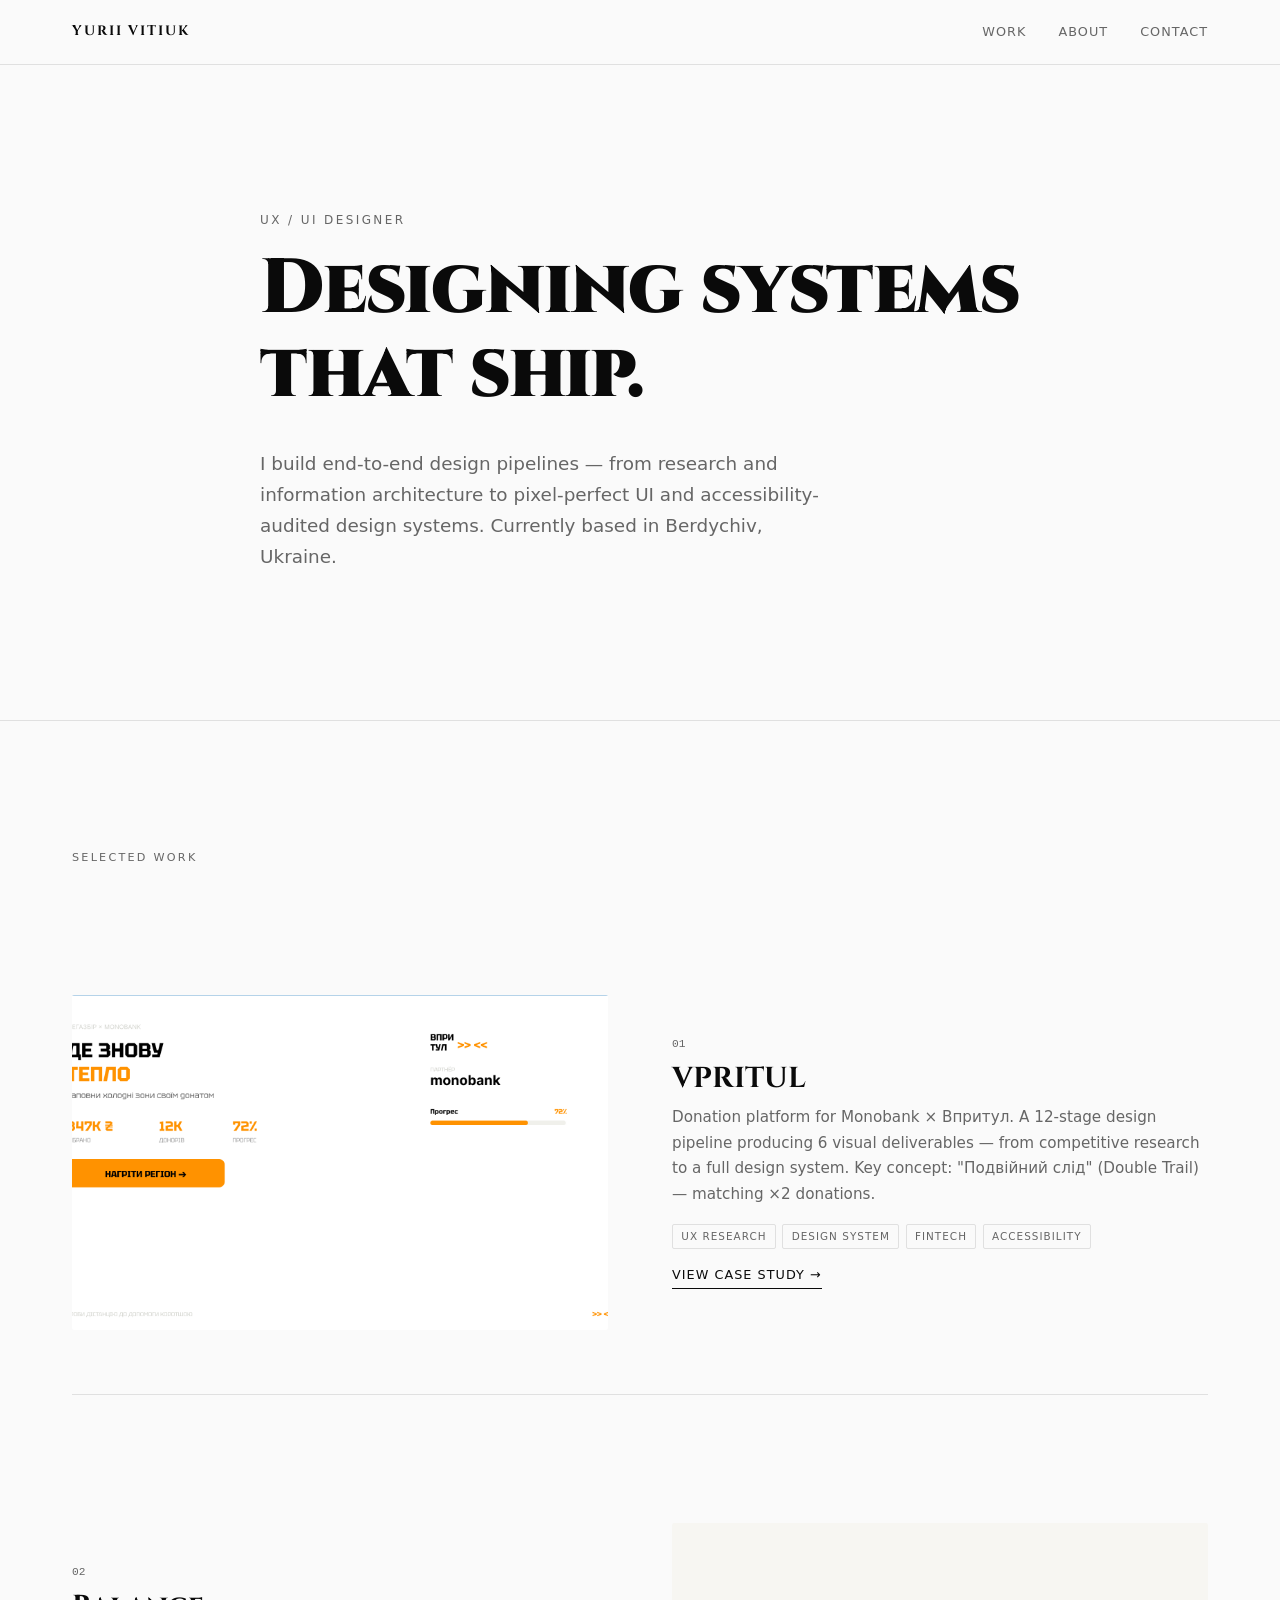
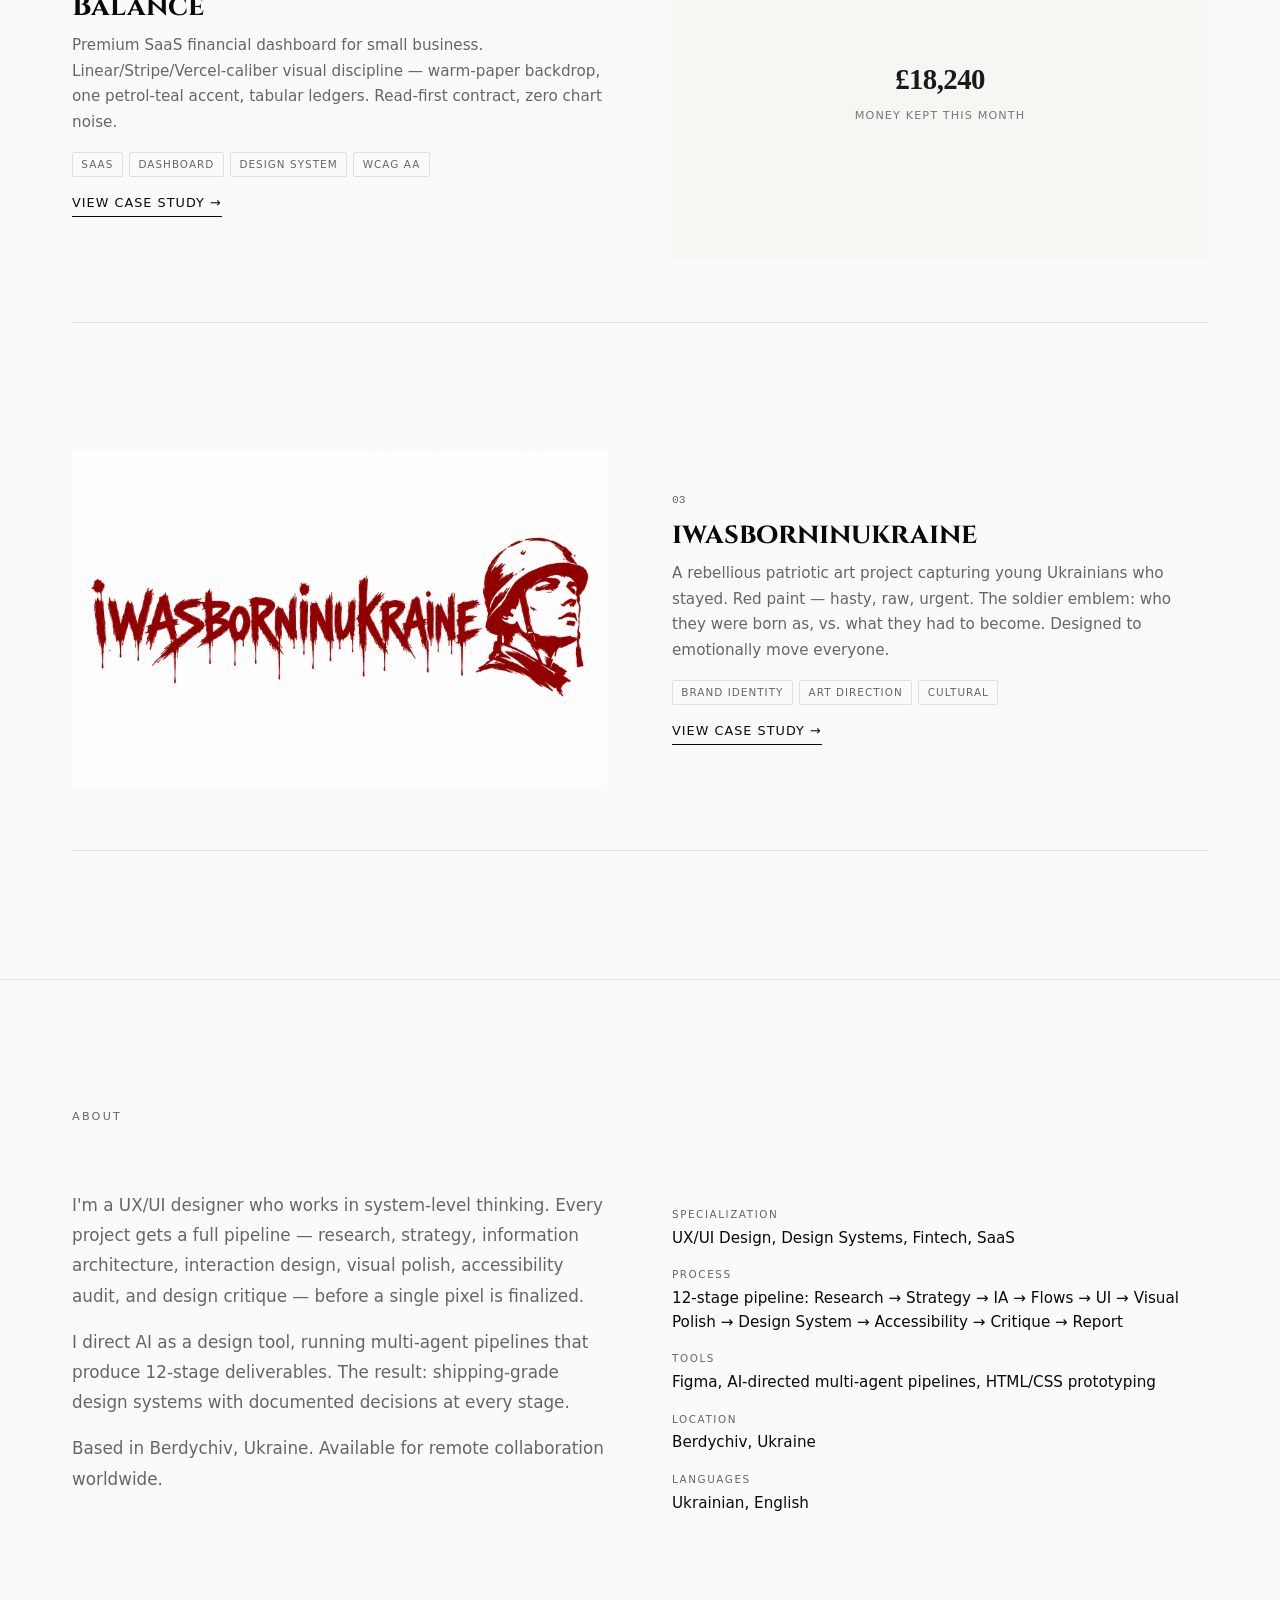
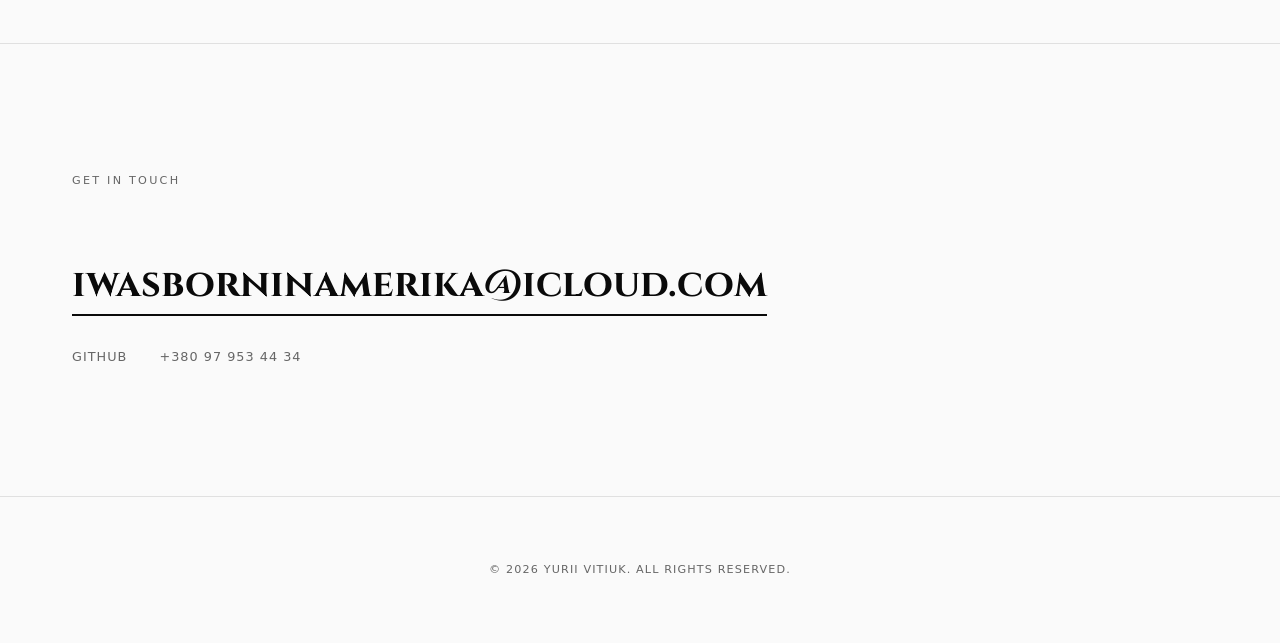
<file: index.html>
<!DOCTYPE html>
<html lang="en">
<head>
  <meta charset="UTF-8">
  <meta name="viewport" content="width=device-width, initial-scale=1.0">
  <title>Yurii Vitiuk — Design Portfolio</title>
  <meta name="description" content="Design portfolio of Yurii Vitiuk — UX/UI designer crafting digital products with system-level precision.">
  <link rel="stylesheet" href="style.css">
</head>
<body>

  <!-- Header -->
  <header class="header">
    <div class="header__inner">
      <a href="/" class="header__name">Yurii Vitiuk</a>
      <nav class="header__nav">
        <a href="#work">Work</a>
        <a href="#about">About</a>
        <a href="#contact">Contact</a>
      </nav>
    </div>
  </header>

  <!-- Hero -->
  <section class="hero">
    <div class="container">
      <p class="hero__label">UX / UI Designer</p>
      <h1 class="hero__title">Designing systems<br>that ship.</h1>
      <p class="hero__subtitle">I build end-to-end design pipelines — from research and information architecture to pixel-perfect UI and accessibility-audited design systems. Currently based in Berdychiv, Ukraine.</p>
    </div>
  </section>

  <!-- Work -->
  <section class="section" id="work">
    <div class="container">
      <p class="section__label">Selected Work</p>

      <div class="projects-grid">

        <!-- VPRITUL -->
        <article class="project-card">
          <div class="project-card__visual" style="background:#1a1a1a;">
            <img src="images/vprytul-banner.png" alt="VPRITUL — campaign banner МЕГАЗБІР × MONOBANK">
          </div>
          <div class="project-card__info">
            <p class="project-card__number">01</p>
            <h2 class="project-card__title">VPRITUL</h2>
            <p class="project-card__desc">Donation platform for Monobank × Впритул. A 12-stage design pipeline producing 6 visual deliverables — from competitive research to a full design system. Key concept: "Подвійний слід" (Double Trail) — matching ×2 donations.</p>
            <div class="project-card__tags">
              <span class="tag">UX Research</span>
              <span class="tag">Design System</span>
              <span class="tag">Fintech</span>
              <span class="tag">Accessibility</span>
            </div>
            <a href="vprytul.html" class="project-card__link">View Case Study →</a>
          </div>
        </article>

        <!-- Balance -->
        <article class="project-card">
          <div class="project-card__visual" style="background:#F7F6F2;">
            <div style="display:flex;align-items:center;justify-content:center;height:100%;padding:2rem;">
              <div style="text-align:center;">
                <div style="font-family:Georgia,serif;font-size:1.8rem;font-weight:700;color:#1a1a1a;letter-spacing:-0.02em;">£18,240</div>
                <div style="font-size:0.7rem;color:#777;letter-spacing:0.1em;text-transform:uppercase;margin-top:0.3rem;">Money kept this month</div>
              </div>
            </div>
          </div>
          <div class="project-card__info">
            <p class="project-card__number">02</p>
            <h2 class="project-card__title">Balance</h2>
            <p class="project-card__desc">Premium SaaS financial dashboard for small business. Linear/Stripe/Vercel-caliber visual discipline — warm-paper backdrop, one petrol-teal accent, tabular ledgers. Read-first contract, zero chart noise.</p>
            <div class="project-card__tags">
              <span class="tag">SaaS</span>
              <span class="tag">Dashboard</span>
              <span class="tag">Design System</span>
              <span class="tag">WCAG AA</span>
            </div>
            <a href="balance.html" class="project-card__link">View Case Study →</a>
          </div>
        </article>

        <!-- iwasborninukraine -->
        <article class="project-card">
          <div class="project-card__visual" style="background:#fafafa;">
            <img src="images/FB9C909E-D276-4BCB-B670-CD931615FACE.PNG" alt="iwasborninukraine">
          </div>
          <div class="project-card__info">
            <p class="project-card__number">03</p>
            <h2 class="project-card__title">iwasborninukraine</h2>
            <p class="project-card__desc">A rebellious patriotic art project capturing young Ukrainians who stayed. Red paint — hasty, raw, urgent. The soldier emblem: who they were born as, vs. what they had to become. Designed to emotionally move everyone.</p>
            <div class="project-card__tags">
              <span class="tag">Brand Identity</span>
              <span class="tag">Art Direction</span>
              <span class="tag">Cultural</span>
            </div>
            <a href="iwasborninukraine.html" class="project-card__link">View Case Study →</a>
          </div>
        </article>

      </div>
    </div>
  </section>

  <!-- About -->
  <section class="section" id="about">
    <div class="container">
      <p class="section__label">About</p>
      <div class="about-grid">
        <div class="about__text">
          <p>I'm a UX/UI designer who works in system-level thinking. Every project gets a full pipeline — research, strategy, information architecture, interaction design, visual polish, accessibility audit, and design critique — before a single pixel is finalized.</p>
          <p>I direct AI as a design tool, running multi-agent pipelines that produce 12-stage deliverables. The result: shipping-grade design systems with documented decisions at every stage.</p>
          <p>Based in Berdychiv, Ukraine. Available for remote collaboration worldwide.</p>
        </div>
        <dl class="about__details">
          <dt>Specialization</dt>
          <dd>UX/UI Design, Design Systems, Fintech, SaaS</dd>
          <dt>Process</dt>
          <dd>12-stage pipeline: Research → Strategy → IA → Flows → UI → Visual Polish → Design System → Accessibility → Critique → Report</dd>
          <dt>Tools</dt>
          <dd>Figma, AI-directed multi-agent pipelines, HTML/CSS prototyping</dd>
          <dt>Location</dt>
          <dd>Berdychiv, Ukraine</dd>
          <dt>Languages</dt>
          <dd>Ukrainian, English</dd>
        </dl>
      </div>
    </div>
  </section>

  <!-- Contact -->
  <section class="section" id="contact">
    <div class="container">
      <p class="section__label">Get in Touch</p>
      <a href="mailto:iwasborninamerika@icloud.com" class="contact__email">iwasborninamerika@icloud.com</a>
      <div class="contact__links">
        <a href="https://github.com/erikMMIV" target="_blank" rel="noopener">GitHub</a>
        <a href="tel:+380979534434">+380 97 953 44 34</a>
      </div>
    </div>
  </section>

  <!-- Footer -->
  <footer class="footer">
    <div class="container">
      <p>© 2026 Yurii Vitiuk. All rights reserved.</p>
    </div>
  </footer>

</body>
</html>
</file>
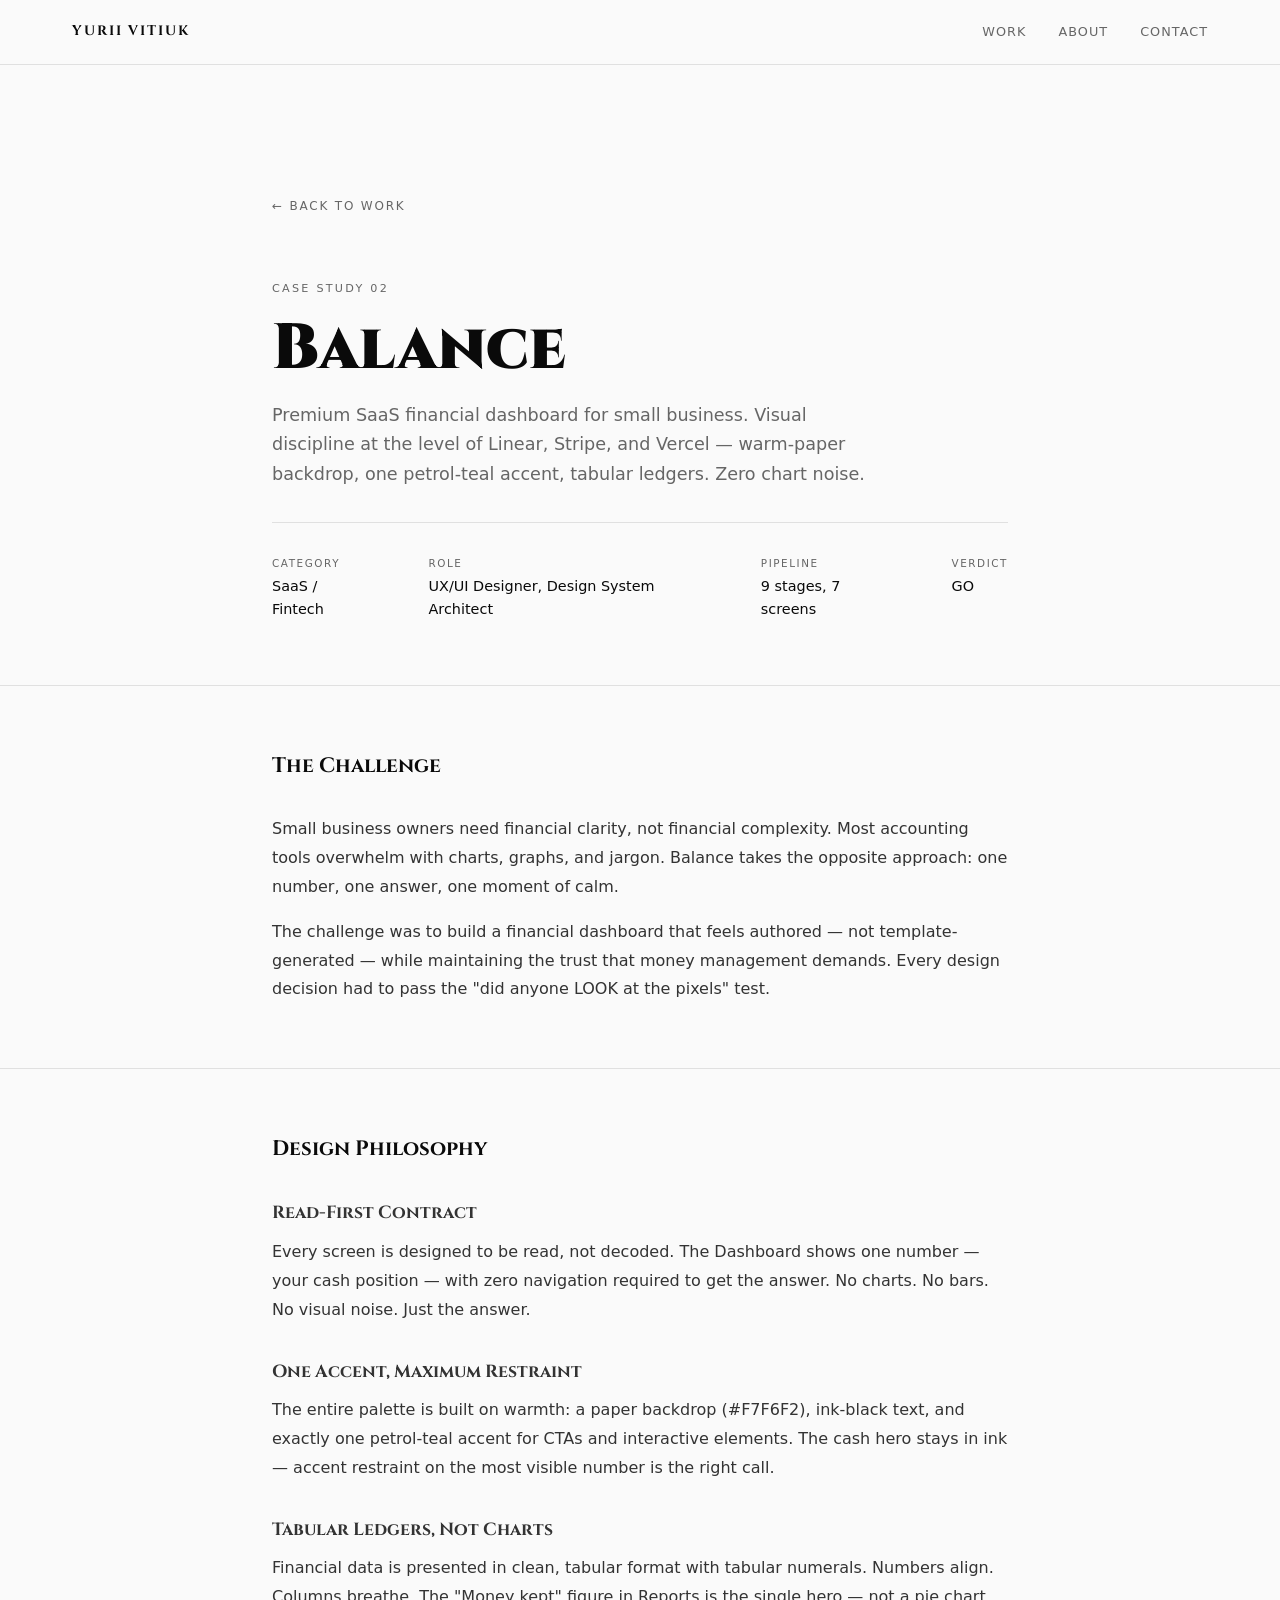
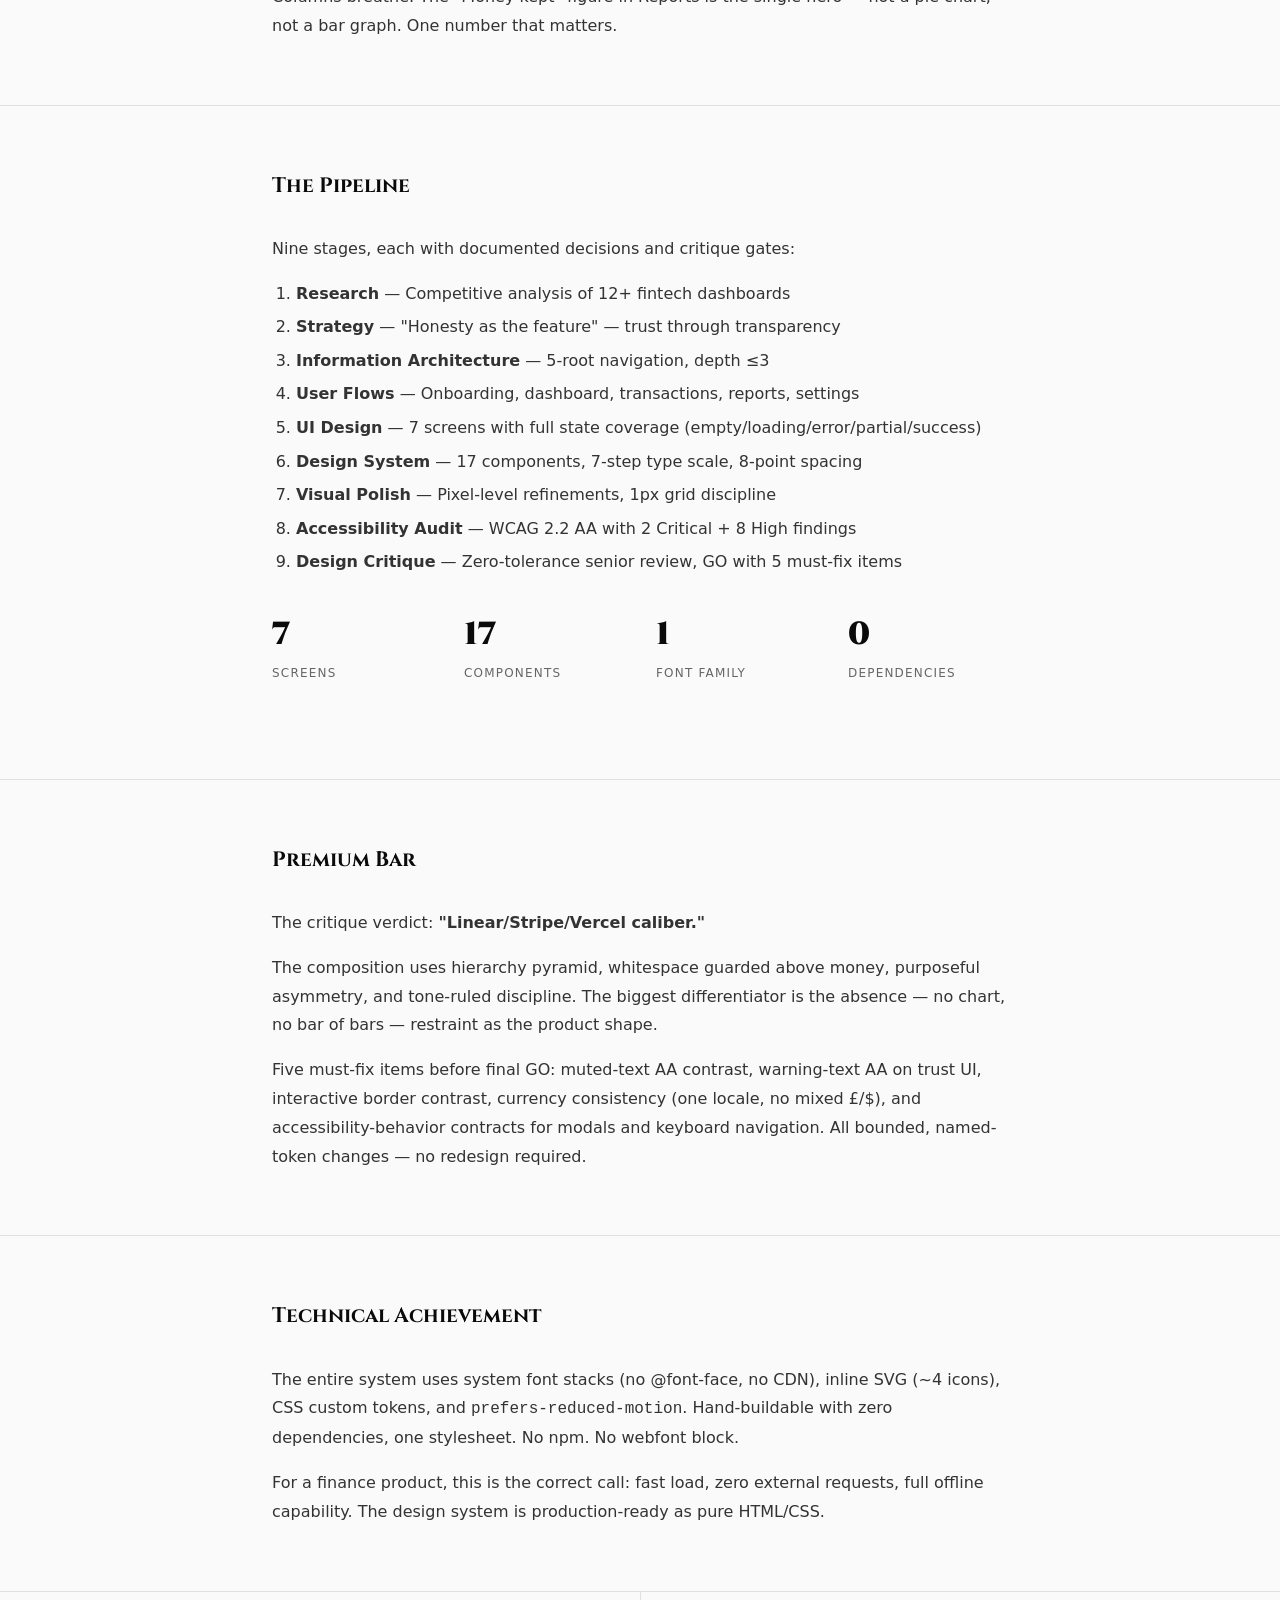
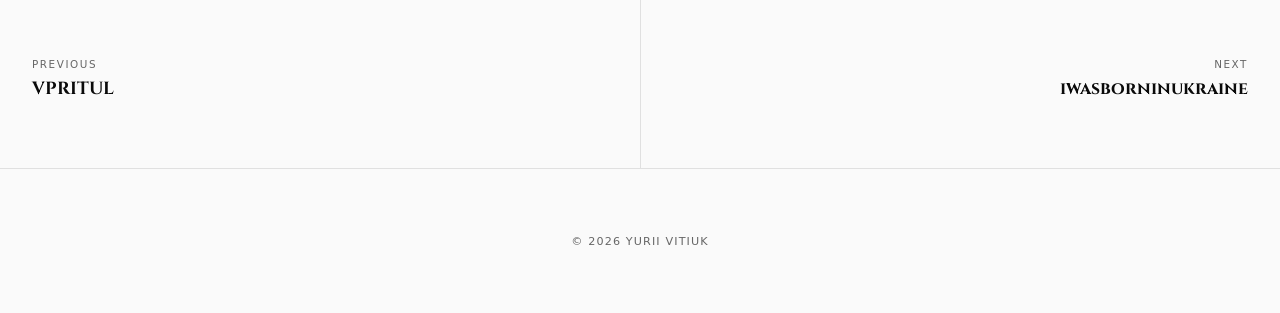
<file: balance.html>
<!DOCTYPE html>
<html lang="en">
<head>
  <meta charset="UTF-8">
  <meta name="viewport" content="width=device-width, initial-scale=1.0">
  <title>Balance — Case Study — Yurii Vitiuk</title>
  <meta name="description" content="Case study: Balance — Premium SaaS financial dashboard. Linear/Stripe/Vercel caliber design system.">
  <link rel="stylesheet" href="style.css">
</head>
<body>

  <header class="header">
    <div class="header__inner">
      <a href="index.html" class="header__name">Yurii Vitiuk</a>
      <nav class="header__nav">
        <a href="index.html#work">Work</a>
        <a href="index.html#about">About</a>
        <a href="index.html#contact">Contact</a>
      </nav>
    </div>
  </header>

  <section class="cs-hero">
    <div class="container container--narrow">
      <a href="index.html" class="cs-hero__back">← Back to Work</a>
      <p class="cs-hero__label">Case Study 02</p>
      <h1 class="cs-hero__title">Balance</h1>
      <p class="cs-hero__subtitle">Premium SaaS financial dashboard for small business. Visual discipline at the level of Linear, Stripe, and Vercel — warm-paper backdrop, one petrol-teal accent, tabular ledgers. Zero chart noise.</p>
      <dl class="cs-hero__meta">
        <div><dt>Category</dt><dd>SaaS / Fintech</dd></div>
        <div><dt>Role</dt><dd>UX/UI Designer, Design System Architect</dd></div>
        <div><dt>Pipeline</dt><dd>9 stages, 7 screens</dd></div>
        <div><dt>Verdict</dt><dd>GO</dd></div>
      </dl>
    </div>
  </section>

  <section class="cs-section">
    <div class="container container--narrow">
      <h2 class="cs-section__title">The Challenge</h2>
      <div class="cs-body">
        <p>Small business owners need financial clarity, not financial complexity. Most accounting tools overwhelm with charts, graphs, and jargon. Balance takes the opposite approach: one number, one answer, one moment of calm.</p>
        <p>The challenge was to build a financial dashboard that feels authored — not template-generated — while maintaining the trust that money management demands. Every design decision had to pass the "did anyone LOOK at the pixels" test.</p>
      </div>
    </div>
  </section>

  <section class="cs-section">
    <div class="container container--narrow">
      <h2 class="cs-section__title">Design Philosophy</h2>
      <div class="cs-body">
        <h3>Read-First Contract</h3>
        <p>Every screen is designed to be read, not decoded. The Dashboard shows one number — your cash position — with zero navigation required to get the answer. No charts. No bars. No visual noise. Just the answer.</p>
        <h3>One Accent, Maximum Restraint</h3>
        <p>The entire palette is built on warmth: a paper backdrop (#F7F6F2), ink-black text, and exactly one petrol-teal accent for CTAs and interactive elements. The cash hero stays in ink — accent restraint on the most visible number is the right call.</p>
        <h3>Tabular Ledgers, Not Charts</h3>
        <p>Financial data is presented in clean, tabular format with tabular numerals. Numbers align. Columns breathe. The "Money kept" figure in Reports is the single hero — not a pie chart, not a bar graph. One number that matters.</p>
      </div>
    </div>
  </section>

  <section class="cs-section">
    <div class="container container--narrow">
      <h2 class="cs-section__title">The Pipeline</h2>
      <div class="cs-body">
        <p>Nine stages, each with documented decisions and critique gates:</p>
        <ol>
          <li><strong>Research</strong> — Competitive analysis of 12+ fintech dashboards</li>
          <li><strong>Strategy</strong> — "Honesty as the feature" — trust through transparency</li>
          <li><strong>Information Architecture</strong> — 5-root navigation, depth ≤3</li>
          <li><strong>User Flows</strong> — Onboarding, dashboard, transactions, reports, settings</li>
          <li><strong>UI Design</strong> — 7 screens with full state coverage (empty/loading/error/partial/success)</li>
          <li><strong>Design System</strong> — 17 components, 7-step type scale, 8-point spacing</li>
          <li><strong>Visual Polish</strong> — Pixel-level refinements, 1px grid discipline</li>
          <li><strong>Accessibility Audit</strong> — WCAG 2.2 AA with 2 Critical + 8 High findings</li>
          <li><strong>Design Critique</strong> — Zero-tolerance senior review, GO with 5 must-fix items</li>
        </ol>
      </div>
      <div class="cs-stats">
        <dl class="cs-stats__item"><dt>7</dt><dd>Screens</dd></dl>
        <dl class="cs-stats__item"><dt>17</dt><dd>Components</dd></dl>
        <dl class="cs-stats__item"><dt>1</dt><dd>Font Family</dd></dl>
        <dl class="cs-stats__item"><dt>0</dt><dd>Dependencies</dd></dl>
      </div>
    </div>
  </section>

  <section class="cs-section">
    <div class="container container--narrow">
      <h2 class="cs-section__title">Premium Bar</h2>
      <div class="cs-body">
        <p>The critique verdict: <strong>"Linear/Stripe/Vercel caliber."</strong></p>
        <p>The composition uses hierarchy pyramid, whitespace guarded above money, purposeful asymmetry, and tone-ruled discipline. The biggest differentiator is the absence — no chart, no bar of bars — restraint as the product shape.</p>
        <p>Five must-fix items before final GO: muted-text AA contrast, warning-text AA on trust UI, interactive border contrast, currency consistency (one locale, no mixed £/$), and accessibility-behavior contracts for modals and keyboard navigation. All bounded, named-token changes — no redesign required.</p>
      </div>
    </div>
  </section>

  <section class="cs-section">
    <div class="container container--narrow">
      <h2 class="cs-section__title">Technical Achievement</h2>
      <div class="cs-body">
        <p>The entire system uses system font stacks (no @font-face, no CDN), inline SVG (~4 icons), CSS custom tokens, and <code>prefers-reduced-motion</code>. Hand-buildable with zero dependencies, one stylesheet. No npm. No webfont block.</p>
        <p>For a finance product, this is the correct call: fast load, zero external requests, full offline capability. The design system is production-ready as pure HTML/CSS.</p>
      </div>
    </div>
  </section>

  <nav class="cs-nav">
    <a href="vprytul.html">
      <p class="cs-nav__label">Previous</p>
      <p class="cs-nav__title">VPRITUL</p>
    </a>
    <a href="iwasborninukraine.html">
      <p class="cs-nav__label">Next</p>
      <p class="cs-nav__title">iwasborninukraine</p>
    </a>
  </nav>

  <footer class="footer">
    <div class="container"><p>© 2026 Yurii Vitiuk</p></div>
  </footer>

</body>
</html>
</file>
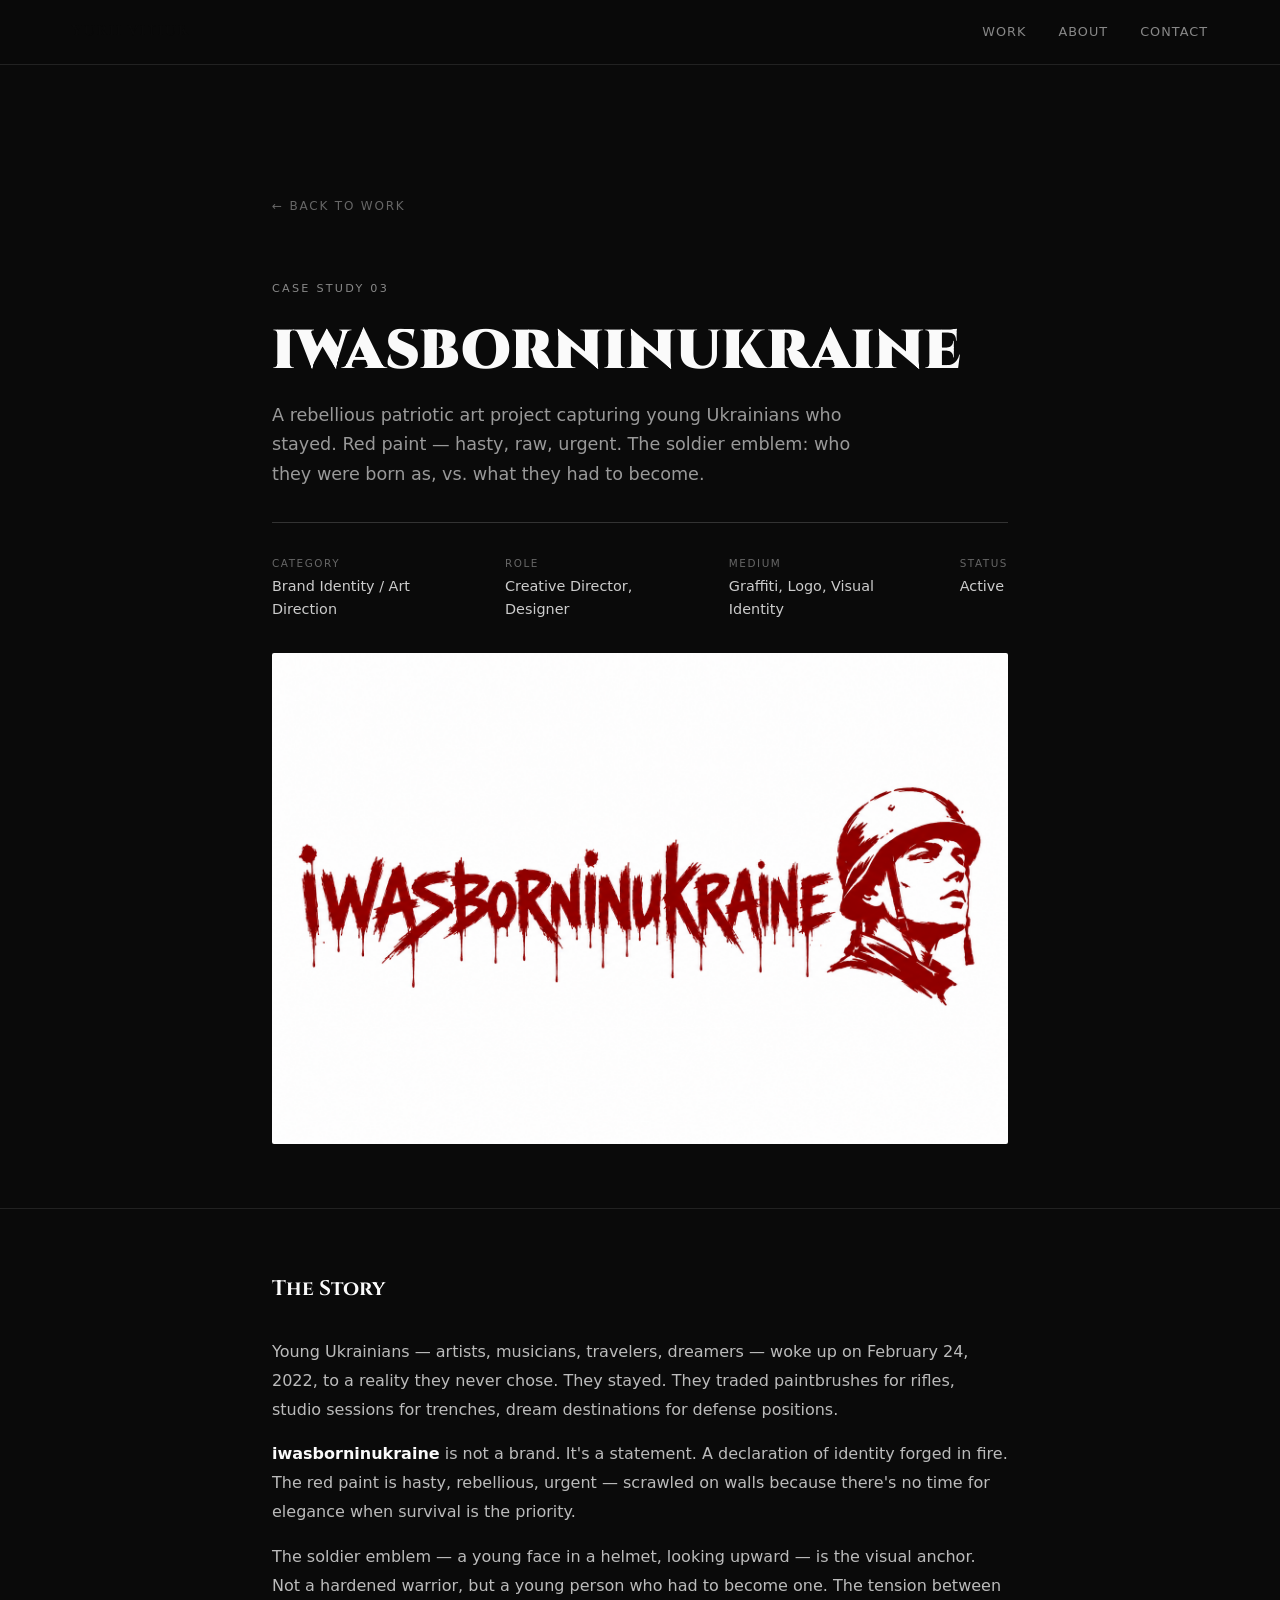
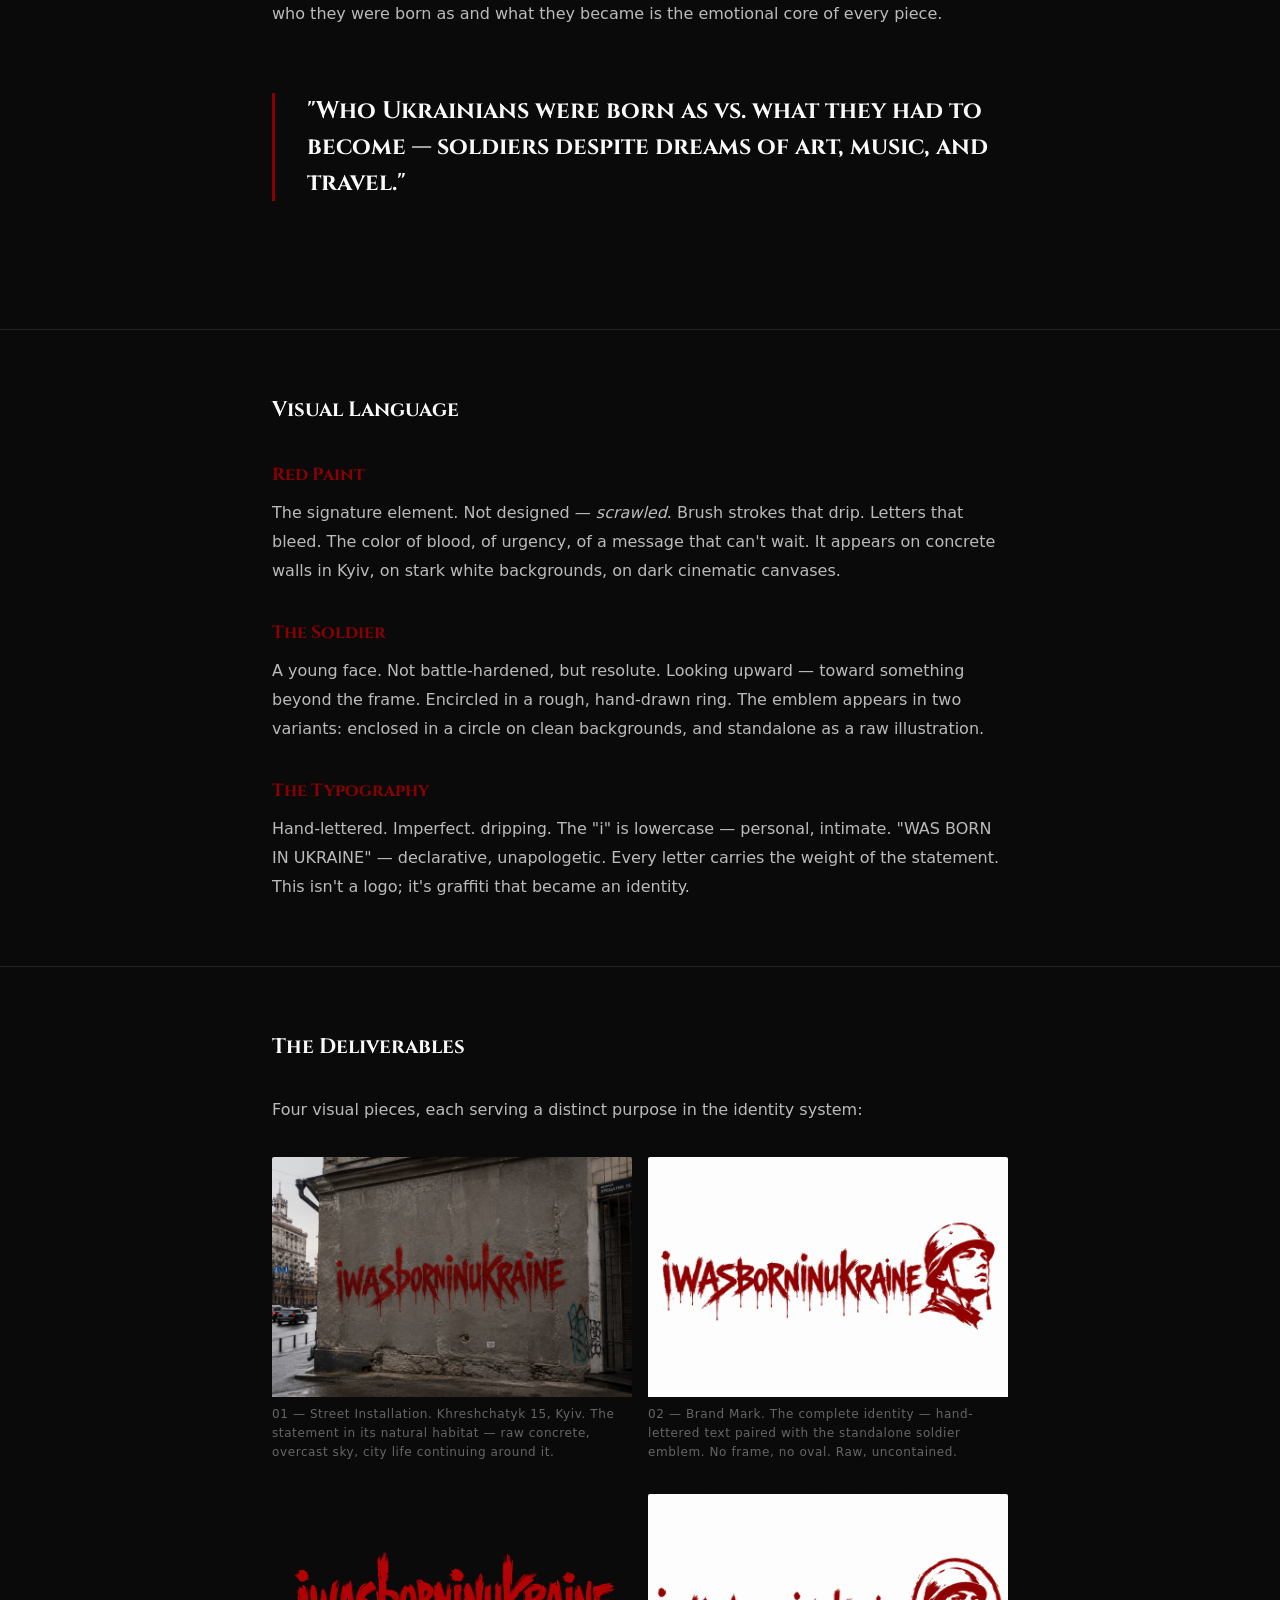
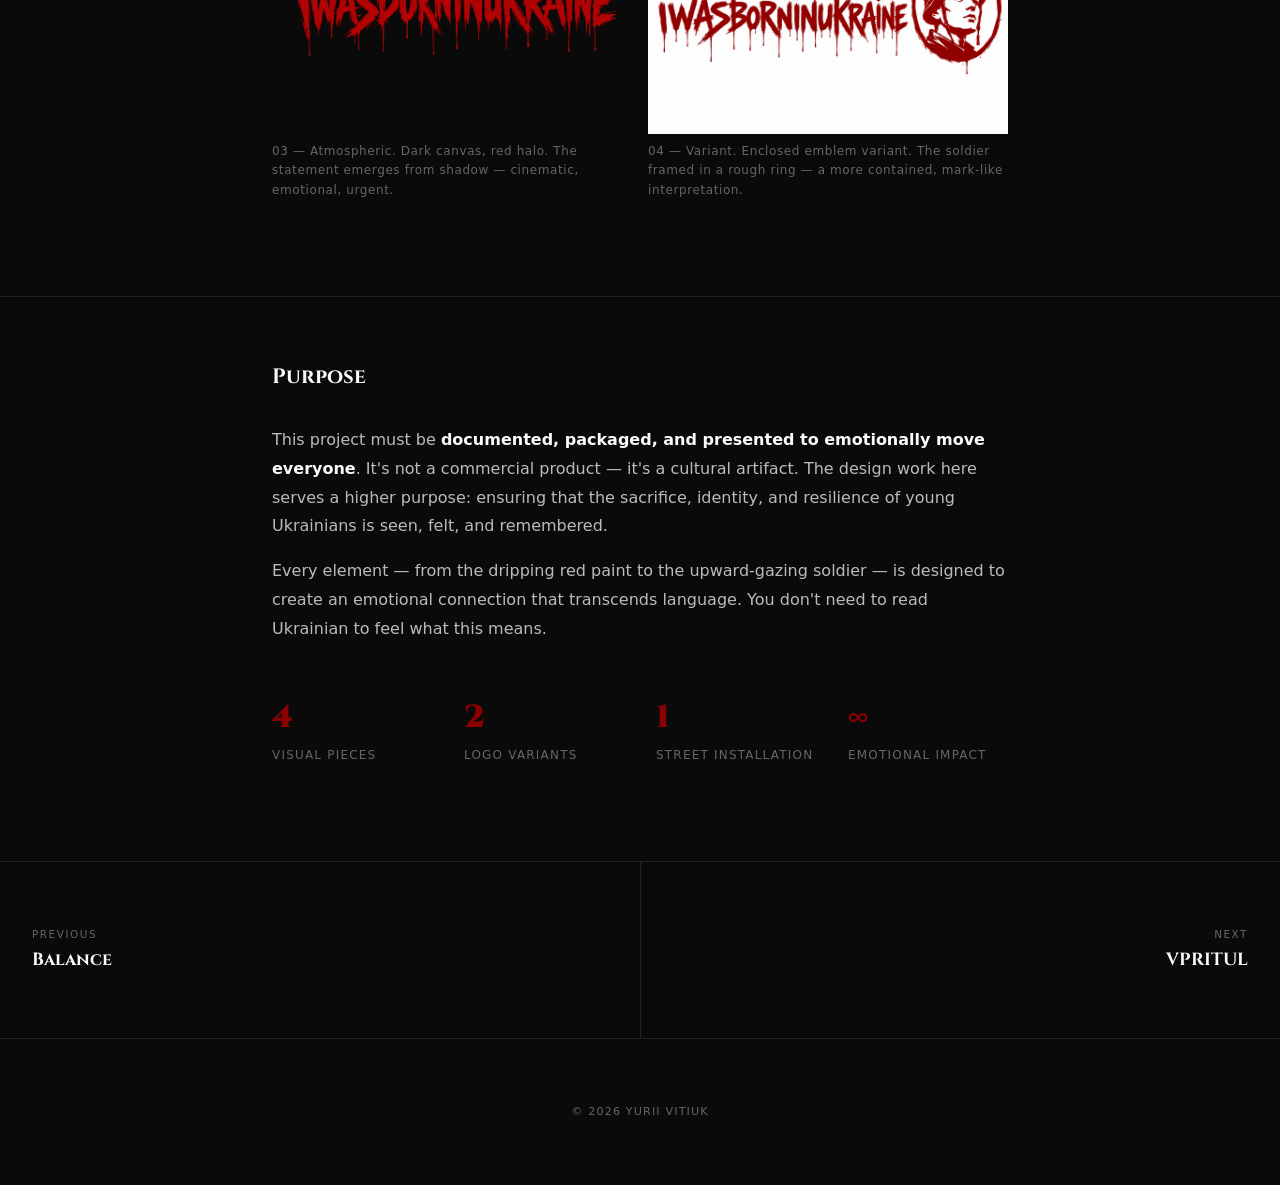
<file: iwasborninukraine.html>
<!DOCTYPE html>
<html lang="en">
<head>
  <meta charset="UTF-8">
  <meta name="viewport" content="width=device-width, initial-scale=1.0">
  <title>iwasborninukraine — Case Study — Yurii Vitiuk</title>
  <meta name="description" content="Case study: iwasborninukraine — A rebellious patriotic art project capturing young Ukrainians who stayed.">
  <link rel="stylesheet" href="style.css">
  <style>
    .cs-hero--dark { background: #0a0a0a; color: #fafafa; }
    .cs-hero--dark .cs-hero__label { color: #888; }
    .cs-hero--dark .cs-hero__subtitle { color: #999; }
    .cs-hero--dark .cs-hero__meta { border-top-color: #333; }
    .cs-hero--dark .cs-hero__meta dt { color: #666; }
    .cs-hero--dark .cs-hero__meta dd { color: #ccc; }
    .cs-hero--dark .cs-hero__back { color: #666; }
    .cs-hero--dark .cs-hero__back:hover { color: #fafafa; }
    .cs-section--dark { background: #0a0a0a; color: #fafafa; border-top-color: #222; }
    .cs-section--dark .cs-section__title { color: #fafafa; }
    .cs-section--dark .cs-body { color: #bbb; }
    .cs-section--dark .cs-body strong { color: #fafafa; }
    .cs-section--dark .cs-stats__item dd { color: #666; }
    .cs-nav--dark { background: #0a0a0a; border-top-color: #222; }
    .cs-nav--dark a { color: #fafafa; }
    .cs-nav--dark .cs-nav__label { color: #666; }
    .cs-nav--dark a:hover { background: rgba(255,255,255,0.03); }
    .cs-nav--dark a:last-child { border-left-color: #222; }
    .red-accent { color: #8B0000; }
    .cs-quote {
      font-family: var(--font-display);
      font-size: 1.5rem;
      font-weight: 700;
      line-height: 1.5;
      color: #fafafa;
      border-left: 3px solid #8B0000;
      padding-left: var(--space-md);
      margin: var(--space-lg) 0;
    }
    .cs-image--full { margin: var(--space-md) calc(-1 * var(--space-md)); }
    .cs-image--full img { border: none; border-radius: 0; }
  </style>
</head>
<body>

  <header class="header" style="background: rgba(10,10,10,0.92); border-bottom-color: #222;">
    <div class="header__inner">
      <a href="index.html" class="header__name">Yurii Vitiuk</a>
      <nav class="header__nav">
        <a href="index.html#work" style="color:#888;">Work</a>
        <a href="index.html#about" style="color:#888;">About</a>
        <a href="index.html#contact" style="color:#888;">Contact</a>
      </nav>
    </div>
  </header>

  <section class="cs-hero cs-hero--dark">
    <div class="container container--narrow">
      <a href="index.html" class="cs-hero__back">← Back to Work</a>
      <p class="cs-hero__label">Case Study 03</p>
      <h1 class="cs-hero__title">iwasborninukraine</h1>
      <p class="cs-hero__subtitle">A rebellious patriotic art project capturing young Ukrainians who stayed. Red paint — hasty, raw, urgent. The soldier emblem: who they were born as, vs. what they had to become.</p>
      <dl class="cs-hero__meta">
        <div><dt>Category</dt><dd>Brand Identity / Art Direction</dd></div>
        <div><dt>Role</dt><dd>Creative Director, Designer</dd></div>
        <div><dt>Medium</dt><dd>Graffiti, Logo, Visual Identity</dd></div>
        <div><dt>Status</dt><dd>Active</dd></div>
      </dl>
      <div class="cs-hero__image">
        <img src="images/FB9C909E-D276-4BCB-B670-CD931615FACE.PNG" alt="iwasborninukraine — soldier emblem, white background">
      </div>
    </div>
  </section>

  <section class="cs-section cs-section--dark">
    <div class="container container--narrow">
      <h2 class="cs-section__title">The Story</h2>
      <div class="cs-body">
        <p>Young Ukrainians — artists, musicians, travelers, dreamers — woke up on February 24, 2022, to a reality they never chose. They stayed. They traded paintbrushes for rifles, studio sessions for trenches, dream destinations for defense positions.</p>
        <p><strong>iwasborninukraine</strong> is not a brand. It's a statement. A declaration of identity forged in fire. The red paint is hasty, rebellious, urgent — scrawled on walls because there's no time for elegance when survival is the priority.</p>
        <p>The soldier emblem — a young face in a helmet, looking upward — is the visual anchor. Not a hardened warrior, but a young person who had to become one. The tension between who they were born as and what they became is the emotional core of every piece.</p>
      </div>
      <blockquote class="cs-quote">
        "Who Ukrainians were born as vs. what they had to become — soldiers despite dreams of art, music, and travel."
      </blockquote>
    </div>
  </section>

  <section class="cs-section cs-section--dark">
    <div class="container container--narrow">
      <h2 class="cs-section__title">Visual Language</h2>
      <div class="cs-body">
        <h3 class="red-accent">Red Paint</h3>
        <p>The signature element. Not designed — <em>scrawled</em>. Brush strokes that drip. Letters that bleed. The color of blood, of urgency, of a message that can't wait. It appears on concrete walls in Kyiv, on stark white backgrounds, on dark cinematic canvases.</p>

        <h3 class="red-accent">The Soldier</h3>
        <p>A young face. Not battle-hardened, but resolute. Looking upward — toward something beyond the frame. Encircled in a rough, hand-drawn ring. The emblem appears in two variants: enclosed in a circle on clean backgrounds, and standalone as a raw illustration.</p>

        <h3 class="red-accent">The Typography</h3>
        <p>Hand-lettered. Imperfect. dripping. The "i" is lowercase — personal, intimate. "WAS BORN IN UKRAINE" — declarative, unapologetic. Every letter carries the weight of the statement. This isn't a logo; it's graffiti that became an identity.</p>
      </div>
    </div>
  </section>

  <section class="cs-section cs-section--dark">
    <div class="container container--narrow">
      <h2 class="cs-section__title">The Deliverables</h2>
      <div class="cs-body">
        <p>Four visual pieces, each serving a distinct purpose in the identity system:</p>
      </div>

      <div class="cs-gallery" style="margin-top:2rem;">
        <div class="cs-image cs-image--dark">
          <img src="images/163FAADB-0549-46A7-A76C-59B1C0C63F84.PNG" alt="Graffiti on Kyiv wall — Khreshchatyk 15">
          <p class="cs-image__caption" style="color:#666;">01 — Street Installation. Khreshchatyk 15, Kyiv. The statement in its natural habitat — raw concrete, overcast sky, city life continuing around it.</p>
        </div>
        <div class="cs-image cs-image--dark">
          <img src="images/FB9C909E-D276-4BCB-B670-CD931615FACE.PNG" alt="Brand mark — white background, soldier without oval">
          <p class="cs-image__caption" style="color:#666;">02 — Brand Mark. The complete identity — hand-lettered text paired with the standalone soldier emblem. No frame, no oval. Raw, uncontained.</p>
        </div>
      </div>

      <div class="cs-gallery">
        <div class="cs-image cs-image--dark">
          <img src="images/4049FFED-BC33-469F-9907-840719F17049.PNG" alt="Atmospheric dark version with red glow">
          <p class="cs-image__caption" style="color:#666;">03 — Atmospheric. Dark canvas, red halo. The statement emerges from shadow — cinematic, emotional, urgent.</p>
        </div>
        <div class="cs-image cs-image--dark">
          <img src="images/3F4BEA47-24E0-4BBE-9212-BB9710C21A64.PNG" alt="Logo variant with soldier — enclosed composition">
          <p class="cs-image__caption" style="color:#666;">04 — Variant. Enclosed emblem variant. The soldier framed in a rough ring — a more contained, mark-like interpretation.</p>
        </div>
      </div>
    </div>
  </section>

  <section class="cs-section cs-section--dark">
    <div class="container container--narrow">
      <h2 class="cs-section__title">Purpose</h2>
      <div class="cs-body">
        <p>This project must be <strong>documented, packaged, and presented to emotionally move everyone</strong>. It's not a commercial product — it's a cultural artifact. The design work here serves a higher purpose: ensuring that the sacrifice, identity, and resilience of young Ukrainians is seen, felt, and remembered.</p>
        <p>Every element — from the dripping red paint to the upward-gazing soldier — is designed to create an emotional connection that transcends language. You don't need to read Ukrainian to feel what this means.</p>
      </div>
      <div class="cs-stats" style="margin-top:3rem;">
        <dl class="cs-stats__item"><dt class="red-accent">4</dt><dd style="color:#666;">Visual Pieces</dd></dl>
        <dl class="cs-stats__item"><dt class="red-accent">2</dt><dd style="color:#666;">Logo Variants</dd></dl>
        <dl class="cs-stats__item"><dt class="red-accent">1</dt><dd style="color:#666;">Street Installation</dd></dl>
        <dl class="cs-stats__item"><dt class="red-accent">∞</dt><dd style="color:#666;">Emotional Impact</dd></dl>
      </div>
    </div>
  </section>

  <nav class="cs-nav cs-nav--dark">
    <a href="balance.html">
      <p class="cs-nav__label">Previous</p>
      <p class="cs-nav__title">Balance</p>
    </a>
    <a href="vprytul.html">
      <p class="cs-nav__label">Next</p>
      <p class="cs-nav__title">VPRITUL</p>
    </a>
  </nav>

  <footer class="footer" style="background:#0a0a0a;border-top-color:#222;">
    <div class="container"><p style="color:#666;">© 2026 Yurii Vitiuk</p></div>
  </footer>

</body>
</html>
</file>
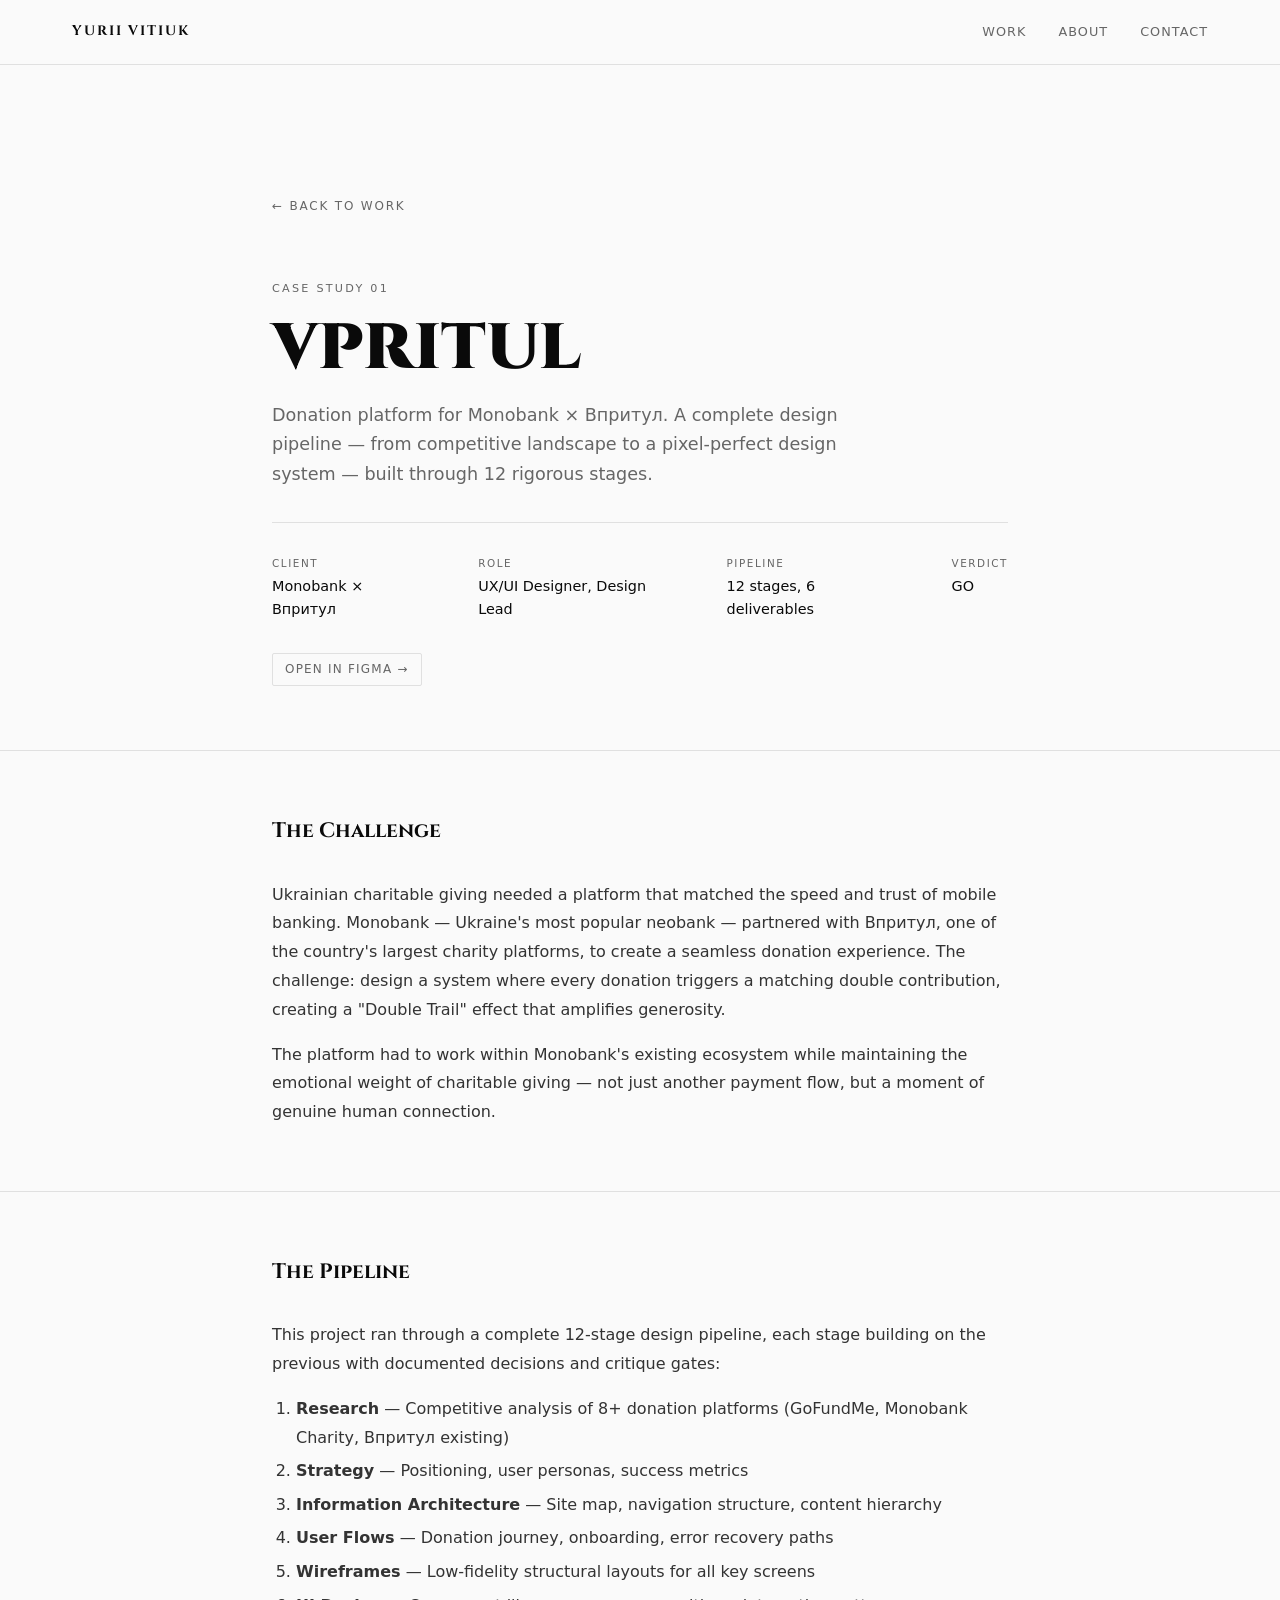
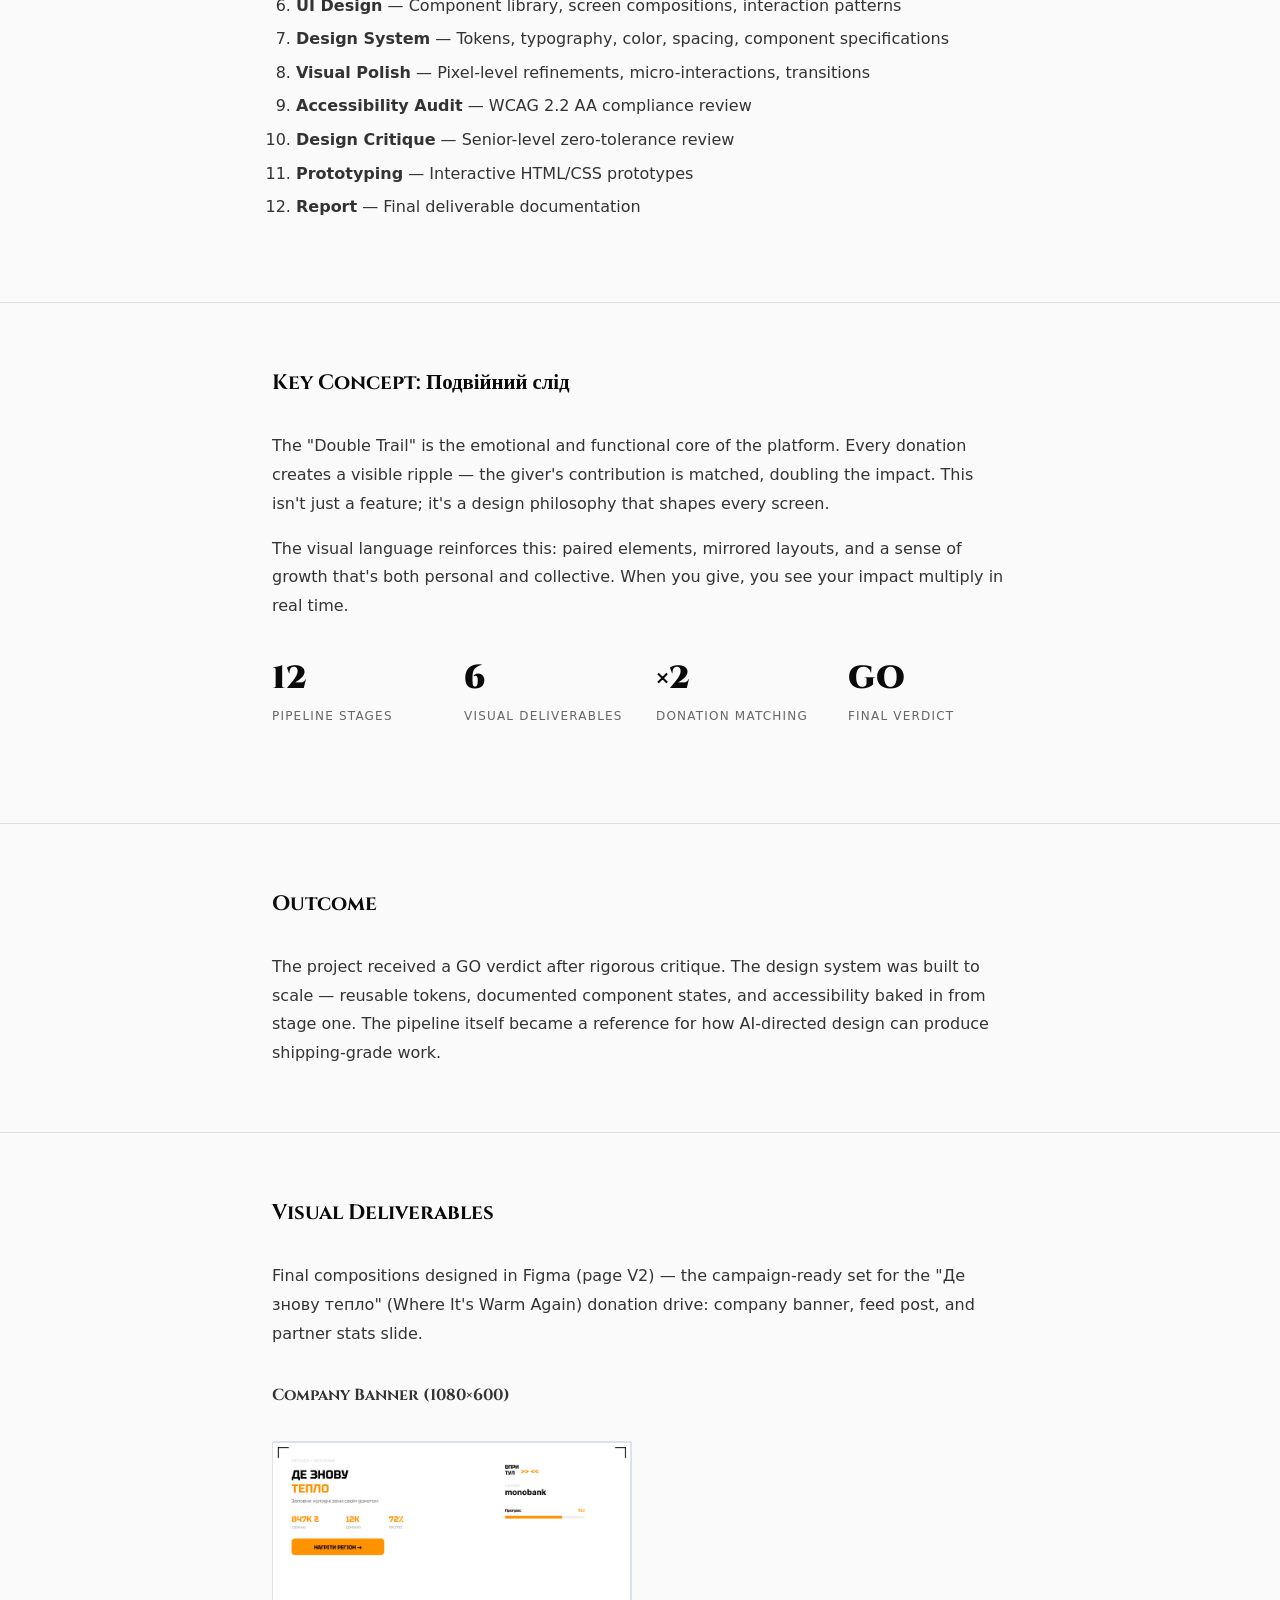
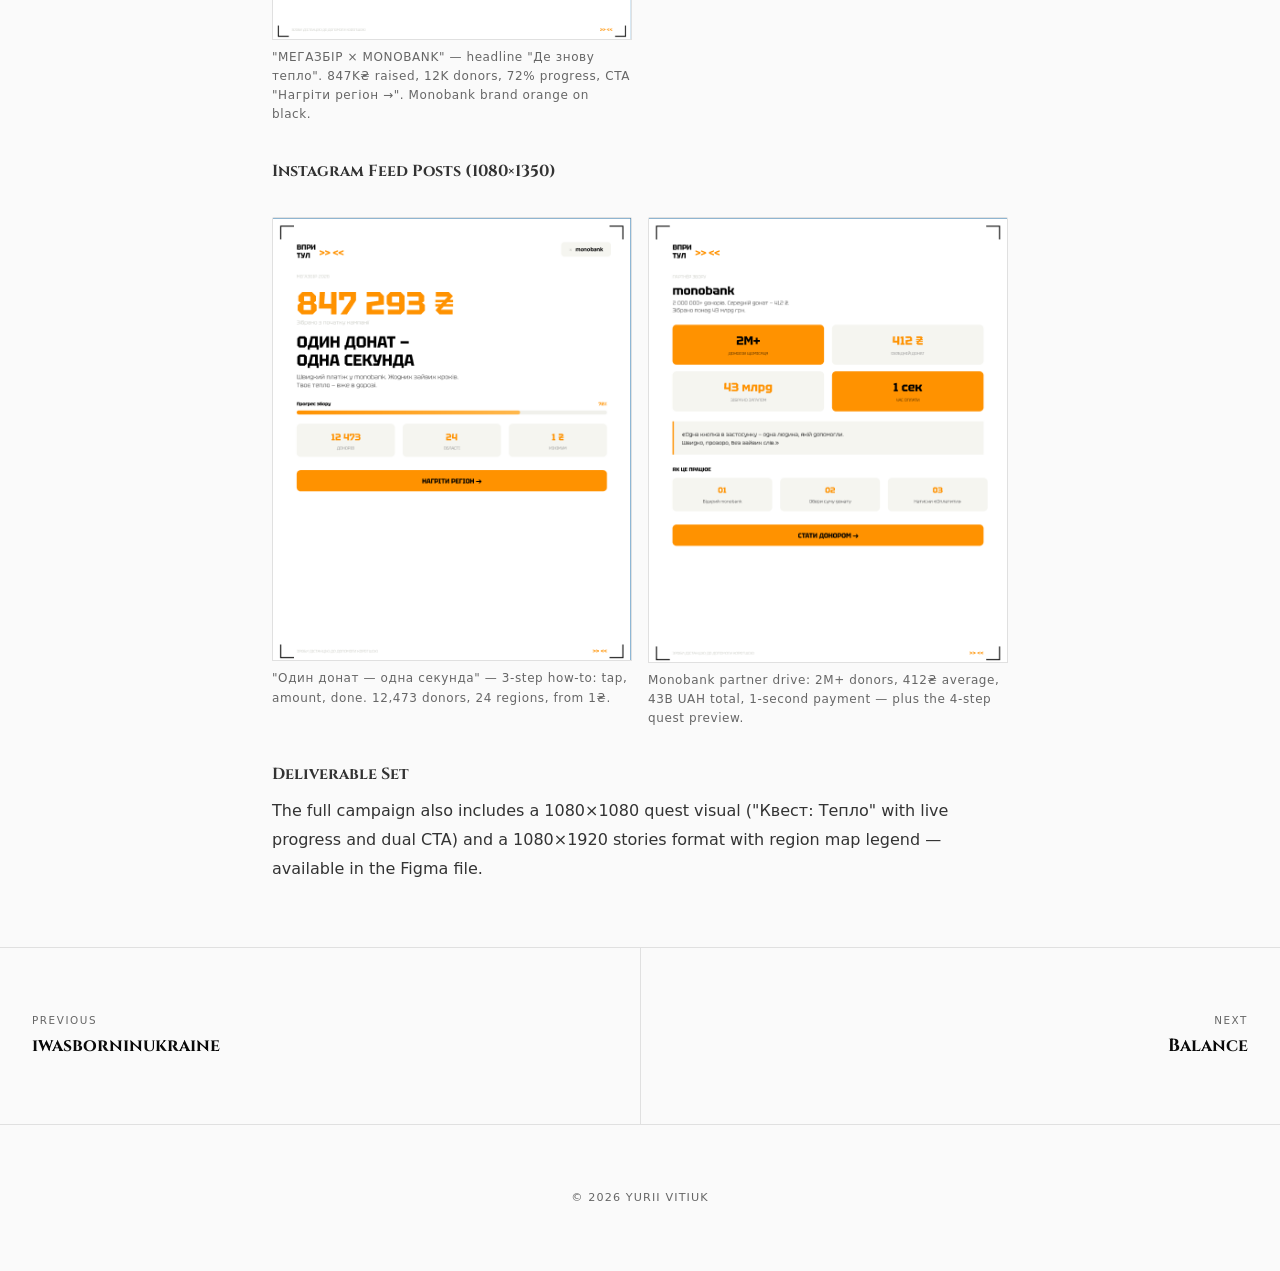
<file: vprytul.html>
<!DOCTYPE html>
<html lang="en">
<head>
  <meta charset="UTF-8">
  <meta name="viewport" content="width=device-width, initial-scale=1.0">
  <title>VPRITUL — Case Study — Yurii Vitiuk</title>
  <meta name="description" content="Case study: VPRITUL — Donation platform for Monobank × Впритул. 12-stage design pipeline, 6 visual deliverables.">
  <link rel="stylesheet" href="style.css">
</head>
<body>

  <header class="header">
    <div class="header__inner">
      <a href="index.html" class="header__name">Yurii Vitiuk</a>
      <nav class="header__nav">
        <a href="index.html#work">Work</a>
        <a href="index.html#about">About</a>
        <a href="index.html#contact">Contact</a>
      </nav>
    </div>
  </header>

  <section class="cs-hero">
    <div class="container container--narrow">
      <a href="index.html" class="cs-hero__back">← Back to Work</a>
      <p class="cs-hero__label">Case Study 01</p>
      <h1 class="cs-hero__title">VPRITUL</h1>
      <p class="cs-hero__subtitle">Donation platform for Monobank × Впритул. A complete design pipeline — from competitive landscape to a pixel-perfect design system — built through 12 rigorous stages.</p>
      <dl class="cs-hero__meta">
        <div><dt>Client</dt><dd>Monobank × Впритул</dd></div>
        <div><dt>Role</dt><dd>UX/UI Designer, Design Lead</dd></div>
        <div><dt>Pipeline</dt><dd>12 stages, 6 deliverables</dd></div>
        <div><dt>Verdict</dt><dd>GO</dd></div>
      </dl>
      <a href="https://www.figma.com/design/kL3sKzYztoA4Qho2ZbV8n4/Untitled?node-id=2-484" target="_blank" rel="noopener" class="cs-hero__figma">Open in Figma →</a>
    </div>
  </section>

  <section class="cs-section">
    <div class="container container--narrow">
      <h2 class="cs-section__title">The Challenge</h2>
      <div class="cs-body">
        <p>Ukrainian charitable giving needed a platform that matched the speed and trust of mobile banking. Monobank — Ukraine's most popular neobank — partnered with Впритул, one of the country's largest charity platforms, to create a seamless donation experience. The challenge: design a system where every donation triggers a matching double contribution, creating a "Double Trail" effect that amplifies generosity.</p>
        <p>The platform had to work within Monobank's existing ecosystem while maintaining the emotional weight of charitable giving — not just another payment flow, but a moment of genuine human connection.</p>
      </div>
    </div>
  </section>

  <section class="cs-section">
    <div class="container container--narrow">
      <h2 class="cs-section__title">The Pipeline</h2>
      <div class="cs-body">
        <p>This project ran through a complete 12-stage design pipeline, each stage building on the previous with documented decisions and critique gates:</p>
        <ol>
          <li><strong>Research</strong> — Competitive analysis of 8+ donation platforms (GoFundMe, Monobank Charity, Впритул existing)</li>
          <li><strong>Strategy</strong> — Positioning, user personas, success metrics</li>
          <li><strong>Information Architecture</strong> — Site map, navigation structure, content hierarchy</li>
          <li><strong>User Flows</strong> — Donation journey, onboarding, error recovery paths</li>
          <li><strong>Wireframes</strong> — Low-fidelity structural layouts for all key screens</li>
          <li><strong>UI Design</strong> — Component library, screen compositions, interaction patterns</li>
          <li><strong>Design System</strong> — Tokens, typography, color, spacing, component specifications</li>
          <li><strong>Visual Polish</strong> — Pixel-level refinements, micro-interactions, transitions</li>
          <li><strong>Accessibility Audit</strong> — WCAG 2.2 AA compliance review</li>
          <li><strong>Design Critique</strong> — Senior-level zero-tolerance review</li>
          <li><strong>Prototyping</strong> — Interactive HTML/CSS prototypes</li>
          <li><strong>Report</strong> — Final deliverable documentation</li>
        </ol>
      </div>
    </div>
  </section>

  <section class="cs-section">
    <div class="container container--narrow">
      <h2 class="cs-section__title">Key Concept: Подвійний слід</h2>
      <div class="cs-body">
        <p>The "Double Trail" is the emotional and functional core of the platform. Every donation creates a visible ripple — the giver's contribution is matched, doubling the impact. This isn't just a feature; it's a design philosophy that shapes every screen.</p>
        <p>The visual language reinforces this: paired elements, mirrored layouts, and a sense of growth that's both personal and collective. When you give, you see your impact multiply in real time.</p>
      </div>
      <div class="cs-stats">
        <dl class="cs-stats__item"><dt>12</dt><dd>Pipeline Stages</dd></dl>
        <dl class="cs-stats__item"><dt>6</dt><dd>Visual Deliverables</dd></dl>
        <dl class="cs-stats__item"><dt>×2</dt><dd>Donation Matching</dd></dl>
        <dl class="cs-stats__item"><dt>GO</dt><dd>Final Verdict</dd></dl>
      </div>
    </div>
  </section>

  <section class="cs-section">
    <div class="container container--narrow">
      <h2 class="cs-section__title">Outcome</h2>
      <div class="cs-body">
        <p>The project received a GO verdict after rigorous critique. The design system was built to scale — reusable tokens, documented component states, and accessibility baked in from stage one. The pipeline itself became a reference for how AI-directed design can produce shipping-grade work.</p>
      </div>
    </div>
  </section>

  <section class="cs-section">
    <div class="container container--narrow">
      <h2 class="cs-section__title">Visual Deliverables</h2>
      <div class="cs-body">
        <p>Final compositions designed in Figma (page V2) — the campaign-ready set for the "Де знову тепло" (Where It's Warm Again) donation drive: company banner, feed post, and partner stats slide.</p>
      </div>

      <h3 class="cs-body" style="margin-top:2rem;margin-bottom:0.5rem;font-family:var(--font-display);font-size:1rem;font-weight:700;">Company Banner (1080×600)</h3>
      <div class="cs-gallery">
        <div class="cs-image">
          <img src="images/vprytul-banner.png" alt="VPRITUL campaign banner — МЕГАЗБІР × MONOBANK">
          <p class="cs-image__caption">"МЕГАЗБІР × MONOBANK" — headline "Де знову тепло". 847K₴ raised, 12K donors, 72% progress, CTA "Нагріти регіон →". Monobank brand orange on black.</p>
        </div>
      </div>

      <h3 class="cs-body" style="margin-top:2rem;margin-bottom:0.5rem;font-family:var(--font-display);font-size:1rem;font-weight:700;">Instagram Feed Posts (1080×1350)</h3>
      <div class="cs-gallery">
        <div class="cs-image">
          <img src="images/vprytul-feed-post.png" alt="VPRITUL feed post — ОДИН ДОНАТ — ОДНА СЕКУНДА">
          <p class="cs-image__caption">"Один донат — одна секунда" — 3-step how-to: tap, amount, done. 12,473 donors, 24 regions, from 1₴.</p>
        </div>
        <div class="cs-image">
          <img src="images/vprytul-feed-post-slide2.png" alt="VPRITUL feed post slide 2 — Monobank partner stats">
          <p class="cs-image__caption">Monobank partner drive: 2M+ donors, 412₴ average, 43B UAH total, 1-second payment — plus the 4-step quest preview.</p>
        </div>
      </div>

      <h3 class="cs-body" style="margin-top:2rem;margin-bottom:0.5rem;font-family:var(--font-display);font-size:1rem;font-weight:700;">Deliverable Set</h3>
      <div class="cs-body">
        <p>The full campaign also includes a 1080×1080 quest visual ("Квест: Тепло" with live progress and dual CTA) and a 1080×1920 stories format with region map legend — available in the Figma file.</p>
      </div>
    </div>
  </section>

  <nav class="cs-nav">
    <a href="iwasborninukraine.html">
      <p class="cs-nav__label">Previous</p>
      <p class="cs-nav__title">iwasborninukraine</p>
    </a>
    <a href="balance.html">
      <p class="cs-nav__label">Next</p>
      <p class="cs-nav__title">Balance</p>
    </a>
  </nav>

  <footer class="footer">
    <div class="container"><p>© 2026 Yurii Vitiuk</p></div>
  </footer>

</body>
</html>
</file>
<file: style.css>
/* ═══════════════════════════════════════════════════
   Yurii Vitiuk — Portfolio
   Minimal, monochrome, typographically driven
   ═══════════════════════════════════════════════════ */

@font-face {
  font-family: 'Cinzel';
  src: url('fonts/Cinzel-Regular.ttf') format('truetype');
  font-weight: 400;
  font-style: normal;
  font-display: swap;
}
@font-face {
  font-family: 'Cinzel';
  src: url('fonts/Cinzel-Bold.ttf') format('truetype');
  font-weight: 700;
  font-style: normal;
  font-display: swap;
}
@font-face {
  font-family: 'Cinzel';
  src: url('fonts/Cinzel-Black.ttf') format('truetype');
  font-weight: 900;
  font-style: normal;
  font-display: swap;
}

:root {
  --ink: #0a0a0a;
  --paper: #fafafa;
  --muted: #666;
  --border: #e0e0e0;
  --accent: #1a1a1a;
  --radius: 2px;
  --space-xs: 0.5rem;
  --space-sm: 1rem;
  --space-md: 2rem;
  --space-lg: 4rem;
  --space-xl: 8rem;
  --font-display: 'Cinzel', 'Georgia', serif;
  --font-body: -apple-system, BlinkMacSystemFont, 'Segoe UI', system-ui, sans-serif;
  --font-mono: 'SF Mono', 'Fira Code', monospace;
}

*, *::before, *::after { box-sizing: border-box; margin: 0; padding: 0; }

html { font-size: 16px; scroll-behavior: smooth; }

body {
  font-family: var(--font-body);
  color: var(--ink);
  background: var(--paper);
  line-height: 1.6;
  -webkit-font-smoothing: antialiased;
}

::selection { background: var(--ink); color: var(--paper); }

a { color: inherit; text-decoration: none; }

img { max-width: 100%; height: auto; display: block; }

/* ── Layout ────────────────────────────────────── */

.container {
  max-width: 1200px;
  margin: 0 auto;
  padding: 0 var(--space-md);
}

.container--narrow {
  max-width: 800px;
}

/* ── Header ────────────────────────────────────── */

.header {
  position: fixed;
  top: 0;
  left: 0;
  right: 0;
  z-index: 100;
  background: rgba(250, 250, 250, 0.92);
  backdrop-filter: blur(12px);
  border-bottom: 1px solid var(--border);
}

.header__inner {
  display: flex;
  align-items: center;
  justify-content: space-between;
  height: 64px;
  max-width: 1200px;
  margin: 0 auto;
  padding: 0 var(--space-md);
}

.header__name {
  font-family: var(--font-display);
  font-size: 0.85rem;
  font-weight: 700;
  letter-spacing: 0.15em;
  text-transform: uppercase;
}

.header__nav { display: flex; gap: var(--space-md); }

.header__nav a {
  font-size: 0.8rem;
  letter-spacing: 0.08em;
  text-transform: uppercase;
  color: var(--muted);
  transition: color 0.2s;
}

.header__nav a:hover { color: var(--ink); }

/* ── Hero ──────────────────────────────────────── */

.hero {
  padding: calc(var(--space-xl) + 64px) 0 var(--space-xl);
  min-height: 80vh;
  display: flex;
  align-items: center;
}

.hero__label {
  font-size: 0.75rem;
  letter-spacing: 0.2em;
  text-transform: uppercase;
  color: var(--muted);
  margin-bottom: var(--space-sm);
}

.hero__title {
  font-family: var(--font-display);
  font-size: clamp(2.5rem, 6vw, 5rem);
  font-weight: 900;
  line-height: 1.1;
  letter-spacing: -0.02em;
  margin-bottom: var(--space-md);
}

.hero__subtitle {
  font-size: 1.15rem;
  color: var(--muted);
  max-width: 560px;
  line-height: 1.7;
}

/* ── Section ───────────────────────────────────── */

.section {
  padding: var(--space-xl) 0;
  border-top: 1px solid var(--border);
}

.section__label {
  font-size: 0.7rem;
  letter-spacing: 0.2em;
  text-transform: uppercase;
  color: var(--muted);
  margin-bottom: var(--space-lg);
}

/* ── Projects Grid ─────────────────────────────── */

.projects-grid {
  display: grid;
  grid-template-columns: 1fr;
  gap: var(--space-lg);
}

.project-card {
  display: grid;
  grid-template-columns: 1fr 1fr;
  gap: var(--space-lg);
  align-items: center;
  padding: var(--space-lg) 0;
  border-bottom: 1px solid var(--border);
  transition: opacity 0.3s;
}

.project-card:hover { opacity: 0.85; }

.project-card:nth-child(even) { direction: rtl; }
.project-card:nth-child(even) > * { direction: ltr; }

.project-card__visual {
  aspect-ratio: 16/10;
  background: var(--ink);
  border-radius: var(--radius);
  overflow: hidden;
  position: relative;
}

.project-card__visual img {
  width: 100%;
  height: 100%;
  object-fit: cover;
}

.project-card__info { padding: var(--space-md) 0; }

.project-card__number {
  font-family: var(--font-mono);
  font-size: 0.7rem;
  color: var(--muted);
  margin-bottom: var(--space-xs);
}

.project-card__title {
  font-family: var(--font-display);
  font-size: 1.8rem;
  font-weight: 700;
  margin-bottom: var(--space-xs);
  line-height: 1.2;
}

.project-card__desc {
  color: var(--muted);
  font-size: 0.95rem;
  line-height: 1.7;
  margin-bottom: var(--space-sm);
}

.project-card__tags {
  display: flex;
  flex-wrap: wrap;
  gap: 0.4rem;
}

.tag {
  font-size: 0.65rem;
  letter-spacing: 0.1em;
  text-transform: uppercase;
  padding: 0.3em 0.8em;
  border: 1px solid var(--border);
  border-radius: var(--radius);
  color: var(--muted);
}

.project-card__link {
  display: inline-flex;
  align-items: center;
  gap: 0.4em;
  margin-top: var(--space-sm);
  font-size: 0.8rem;
  letter-spacing: 0.08em;
  text-transform: uppercase;
  color: var(--ink);
  border-bottom: 1px solid var(--ink);
  padding-bottom: 2px;
  transition: opacity 0.2s;
}

.project-card__link:hover { opacity: 0.6; }

/* ── About ─────────────────────────────────────── */

.about-grid {
  display: grid;
  grid-template-columns: 1fr 1fr;
  gap: var(--space-lg);
}

.about__text {
  font-size: 1.05rem;
  line-height: 1.8;
  color: var(--muted);
}

.about__text p + p { margin-top: var(--space-sm); }

.about__details { font-size: 0.85rem; }

.about__details dt {
  font-size: 0.65rem;
  letter-spacing: 0.15em;
  text-transform: uppercase;
  color: var(--muted);
  margin-top: var(--space-sm);
}

.about__details dd {
  font-size: 0.95rem;
  margin-top: 0.2rem;
}

/* ── Contact ───────────────────────────────────── */

.contact__email {
  font-family: var(--font-display);
  font-size: clamp(1.5rem, 3vw, 2.5rem);
  font-weight: 700;
  border-bottom: 2px solid var(--ink);
  padding-bottom: 4px;
  transition: opacity 0.2s;
}

.contact__email:hover { opacity: 0.6; }

.contact__links {
  display: flex;
  gap: var(--space-md);
  margin-top: var(--space-md);
}

.contact__links a {
  font-size: 0.8rem;
  letter-spacing: 0.08em;
  text-transform: uppercase;
  color: var(--muted);
  transition: color 0.2s;
}

.contact__links a:hover { color: var(--ink); }

/* ── Footer ────────────────────────────────────── */

.footer {
  padding: var(--space-lg) 0;
  border-top: 1px solid var(--border);
  text-align: center;
}

.footer p {
  font-size: 0.7rem;
  letter-spacing: 0.1em;
  text-transform: uppercase;
  color: var(--muted);
}

/* ═══════════════════════════════════════════════════
   Case Study Pages
   ═══════════════════════════════════════════════════ */

.cs-hero {
  padding: calc(var(--space-xl) + 64px) 0 var(--space-lg);
}

.cs-hero__back {
  font-size: 0.75rem;
  letter-spacing: 0.15em;
  text-transform: uppercase;
  color: var(--muted);
  display: inline-flex;
  align-items: center;
  gap: 0.4em;
  margin-bottom: var(--space-lg);
  transition: color 0.2s;
}

.cs-hero__back:hover { color: var(--ink); }

.cs-hero__label {
  font-size: 0.7rem;
  letter-spacing: 0.2em;
  text-transform: uppercase;
  color: var(--muted);
  margin-bottom: var(--space-sm);
}

.cs-hero__title {
  font-family: var(--font-display);
  font-size: clamp(2rem, 5vw, 4rem);
  font-weight: 900;
  line-height: 1.1;
  margin-bottom: var(--space-sm);
}

.cs-hero__subtitle {
  font-size: 1.1rem;
  color: var(--muted);
  max-width: 600px;
  line-height: 1.7;
}

.cs-hero__meta {
  display: flex;
  gap: var(--space-lg);
  margin-top: var(--space-md);
  padding-top: var(--space-md);
  border-top: 1px solid var(--border);
}

.cs-hero__meta dt {
  font-size: 0.65rem;
  letter-spacing: 0.15em;
  text-transform: uppercase;
  color: var(--muted);
}

.cs-hero__meta dd {
  font-size: 0.9rem;
  margin-top: 0.2rem;
}

.cs-hero__figma {
  display: inline-flex;
  align-items: center;
  gap: 0.4em;
  margin-top: var(--space-md);
  font-size: 0.75rem;
  letter-spacing: 0.1em;
  text-transform: uppercase;
  color: var(--muted);
  border: 1px solid var(--border);
  padding: 0.5em 1em;
  border-radius: var(--radius);
  transition: color 0.2s, border-color 0.2s;
}

.cs-hero__figma:hover {
  color: var(--ink);
  border-color: var(--ink);
}

.cs-hero__image {
  margin-top: var(--space-md);
  border-radius: var(--radius);
  overflow: hidden;
}

.cs-hero__image img {
  width: 100%;
  max-height: 500px;
  object-fit: cover;
}

.cs-hero--dark .cs-hero__figma {
  border-color: #333;
  color: #888;
}

.cs-hero--dark .cs-hero__figma:hover {
  color: #fafafa;
  border-color: #fafafa;
}

/* Case study sections */

.cs-section {
  padding: var(--space-lg) 0;
  border-top: 1px solid var(--border);
}

.cs-section__title {
  font-family: var(--font-display);
  font-size: 1.3rem;
  font-weight: 700;
  margin-bottom: var(--space-md);
}

.cs-body {
  font-size: 1rem;
  line-height: 1.8;
  color: #333;
}

.cs-body h3 {
  font-family: var(--font-display);
  font-size: 1.1rem;
  font-weight: 700;
  margin: var(--space-md) 0 var(--space-xs);
}

.cs-body p + p { margin-top: var(--space-sm); }

.cs-body ul, .cs-body ol {
  margin: var(--space-sm) 0;
  padding-left: 1.5em;
}

.cs-body li { margin-bottom: 0.3em; }

.cs-body strong { font-weight: 600; }

/* Case study images */

.cs-image {
  margin: var(--space-md) 0;
  border-radius: var(--radius);
  overflow: hidden;
}

.cs-image img {
  width: 100%;
  border: 1px solid var(--border);
}

.cs-image--dark img { border: none; }

.cs-image__caption {
  font-size: 0.75rem;
  color: var(--muted);
  margin-top: var(--space-xs);
  letter-spacing: 0.05em;
}

/* Gallery grid */

.cs-gallery {
  display: grid;
  grid-template-columns: 1fr 1fr;
  gap: var(--space-sm);
  margin: var(--space-md) 0;
}

.cs-gallery .cs-image { margin: 0; }

/* Stats row */

.cs-stats {
  display: grid;
  grid-template-columns: repeat(auto-fit, minmax(160px, 1fr));
  gap: var(--space-md);
  margin: var(--space-md) 0;
}

.cs-stats__item dt {
  font-size: 2rem;
  font-family: var(--font-display);
  font-weight: 900;
}

.cs-stats__item dd {
  font-size: 0.75rem;
  letter-spacing: 0.1em;
  text-transform: uppercase;
  color: var(--muted);
  margin-top: 0.2rem;
}

/* Prev/Next navigation */

.cs-nav {
  display: grid;
  grid-template-columns: 1fr 1fr;
  border-top: 1px solid var(--border);
}

.cs-nav a {
  padding: var(--space-lg) var(--space-md);
  transition: background 0.2s;
}

.cs-nav a:hover { background: rgba(0,0,0,0.02); }

.cs-nav__label {
  font-size: 0.65rem;
  letter-spacing: 0.15em;
  text-transform: uppercase;
  color: var(--muted);
  margin-bottom: 0.3em;
}

.cs-nav__title {
  font-family: var(--font-display);
  font-size: 1.1rem;
  font-weight: 700;
}

.cs-nav a:last-child { text-align: right; border-left: 1px solid var(--border); }

/* ── Responsive ────────────────────────────────── */

@media (max-width: 768px) {
  .project-card { grid-template-columns: 1fr; }
  .project-card:nth-child(even) { direction: ltr; }
  .about-grid { grid-template-columns: 1fr; }
  .cs-hero__meta { flex-direction: column; gap: var(--space-sm); }
  .cs-gallery { grid-template-columns: 1fr; }
  .cs-nav { grid-template-columns: 1fr; }
  .cs-nav a:last-child { border-left: none; border-top: 1px solid var(--border); text-align: left; }
}
</file>
